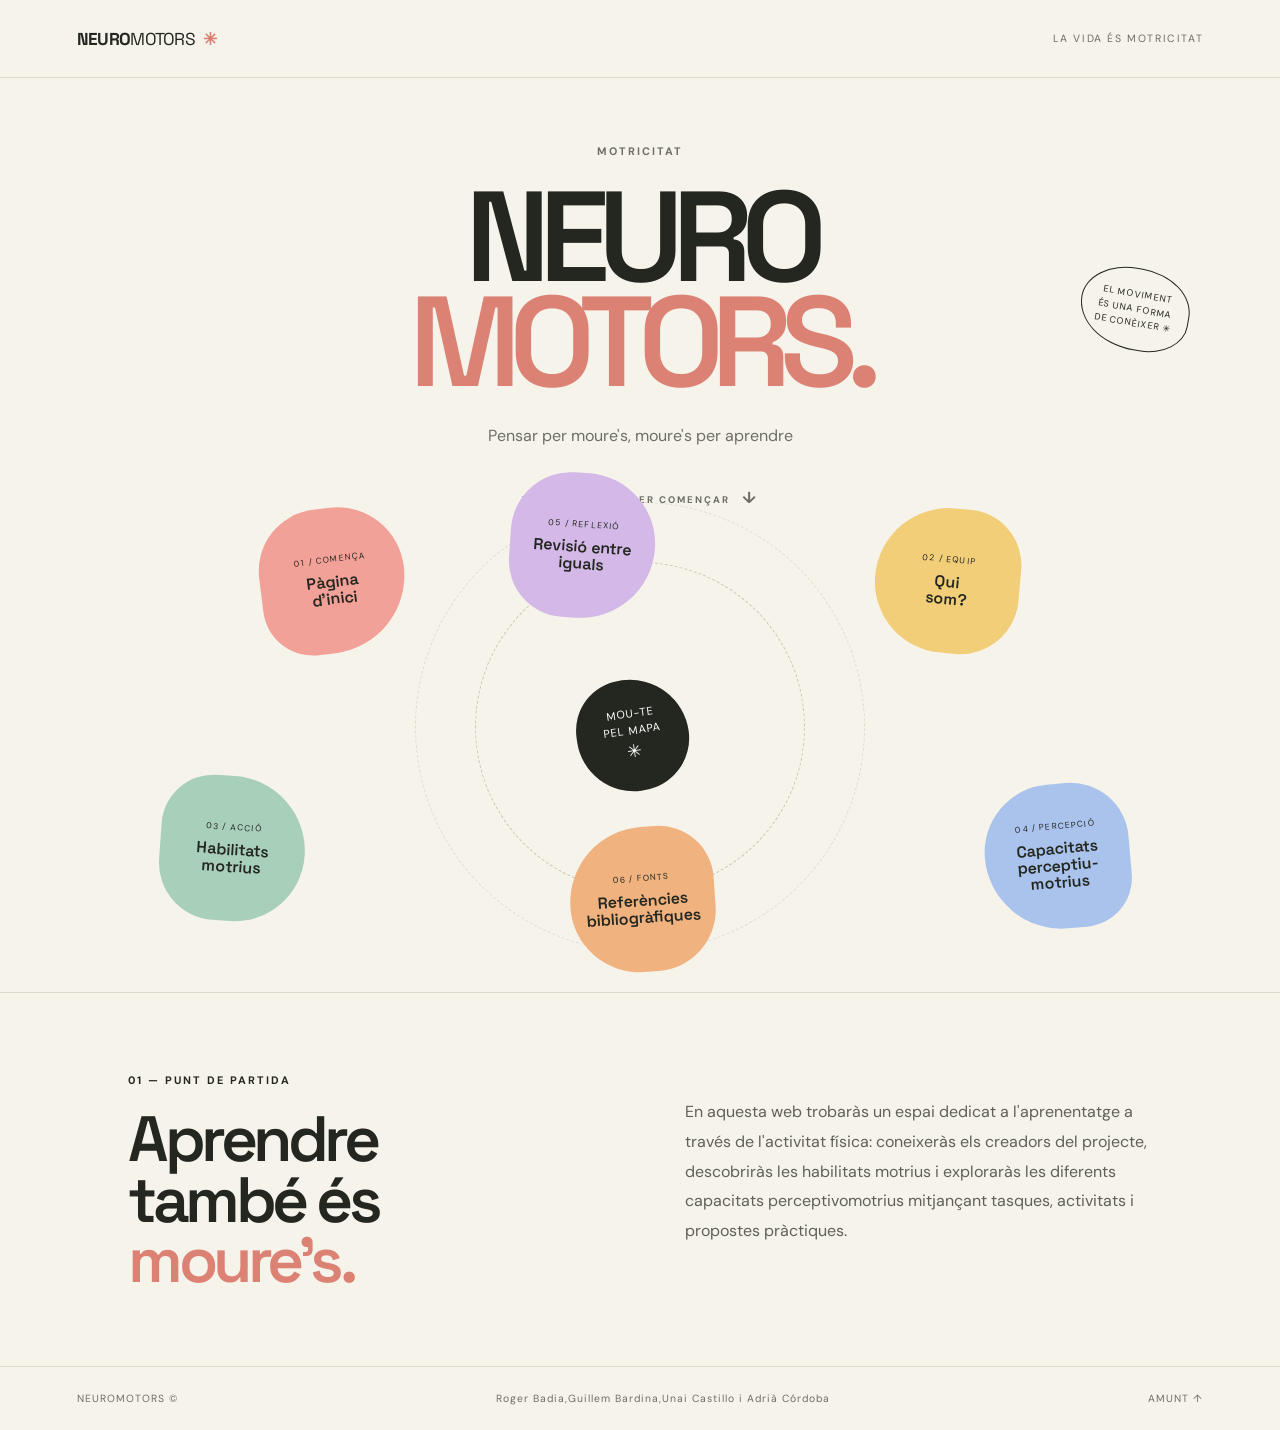
<file: index.html>
<!doctype html>
<html lang="ca">
<head>
  <meta charset="utf-8">
  <meta name="viewport" content="width=device-width, initial-scale=1">
  <meta name="description" content="Un viatge visual pel moviment i les habilitats motrius.">
  <title>NEUROMOTORS — Pensar per moure's, moure's per aprendre</title>
  <link rel="stylesheet" href="style.css">
</head>
<body>
<header class="topbar">
  <a class="brand" href="index.html">NEURO<span>MOTORS</span><i>✳</i></a>
  <span class="top-note">LA VIDA ÉS MOTRICITAT</span>
</header>
<main>
  <section class="hero">
    <p class="eyebrow">MOTRICITAT</p>
    <h1>NEURO<br><em>MOTORS.</em></h1>
    <p class="intro">Pensar per moure's, moure's per aprendre</p>
    <p class="scroll-note">TRIA UN CERCLE PER COMENÇAR <span>↓</span></p>
    <nav class="orbit-map" aria-label="Apartats del projecte">
      <div class="orbit orbit-a"></div><div class="orbit orbit-b"></div>
      <div class="core">MOU-TE<br>PEL MAPA<span>✳</span></div>
      <a class="bubble bubble-home" href="index.html"><small>01 / COMENÇA</small><b>Pàgina<br>d'inici</b><span>↗</span></a>
      <a class="bubble bubble-us" href="qui-som.html"><small>02 / EQUIP</small><b>Qui<br>som?</b><span>↗</span></a>
      <a class="bubble bubble-skills" href="habilitats.html"><small>03 / ACCIÓ</small><b>Habilitats<br>motrius</b><span>↗</span></a>
      <a class="bubble bubble-senses" href="capacitats.html"><small>04 / PERCEPCIÓ</small><b>Capacitats<br>perceptiu-motrius</b><span>↗</span></a>
      <a class="bubble bubble-review" href="revisio.html"><small>05 / REFLEXIÓ</small><b>Revisió entre<br>iguals</b><span>↗</span></a>
      <a class="bubble bubble-refs" href="referencies.html"><small>06 / FONTS</small><b>Referències<br>bibliogràfiques</b><span>↗</span></a>
    </nav>
    <div class="hero-sticker" aria-hidden="true">EL MOVIMENT<br>ÉS UNA FORMA<br>DE CONÈIXER ✳</div>
  </section>
  <section class="home-bottom">
    <div><span class="section-tag">01 — PUNT DE PARTIDA</span><h2>Aprendre<br>també és <em>moure's.</em></h2></div>
    <p>En aquesta web trobaràs un espai dedicat a l'aprenentatge a través de l'activitat física: coneixeràs els creadors del projecte, descobriràs les habilitats motrius i exploraràs les diferents capacitats perceptivomotrius mitjançant tasques, activitats i propostes pràctiques.</p>
  </section>
</main>
<footer><span>NEUROMOTORS ©</span><span>Roger Badia,Guillem Bardina,Unai Castillo i Adrià Córdoba</span><a href="#top" onclick="window.scrollTo({top:0,behavior:'smooth'});return false;">AMUNT ↑</a></footer>
</body>
</html>
</file>
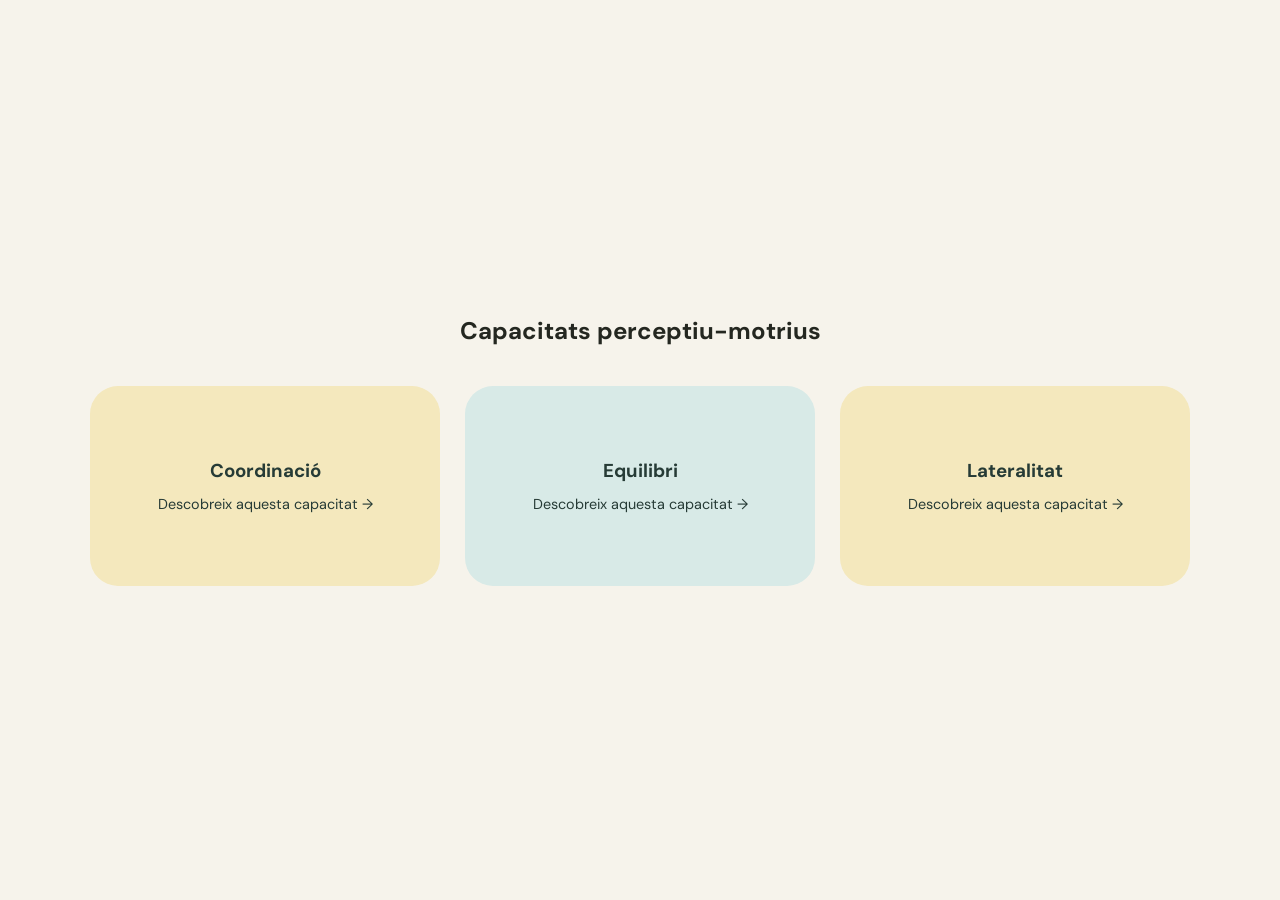
<file: capacitats.html>
<!DOCTYPE html>
<html lang="ca">

<head>
  <meta charset="UTF-8">
  <meta name="viewport" content="width=device-width, initial-scale=1.0">
  <title>Capacitats perceptiu-motrius | Neuromotors</title>
  <link rel="stylesheet" href="style.css">
</head>

<body>

  <section class="capacitats-perceptiu">
    <h2>Capacitats perceptiu-motrius</h2>

    <div class="capacitats-grid">

      <a href="coordinacio.html" class="capacitat-card capacitat-groc">
        <h3>Coordinació</h3>
        <span>Descobreix aquesta capacitat →</span>
      </a>

      <a href="equilibri.html" class="capacitat-card capacitat-blau">
        <h3>Equilibri</h3>
        <span>Descobreix aquesta capacitat →</span>
      </a>

      <a href="lateralitat.html" class="capacitat-card capacitat-groc">
        <h3>Lateralitat</h3>
        <span>Descobreix aquesta capacitat →</span>
      </a>

    </div>
  </section>

</body>
</html>
</file>
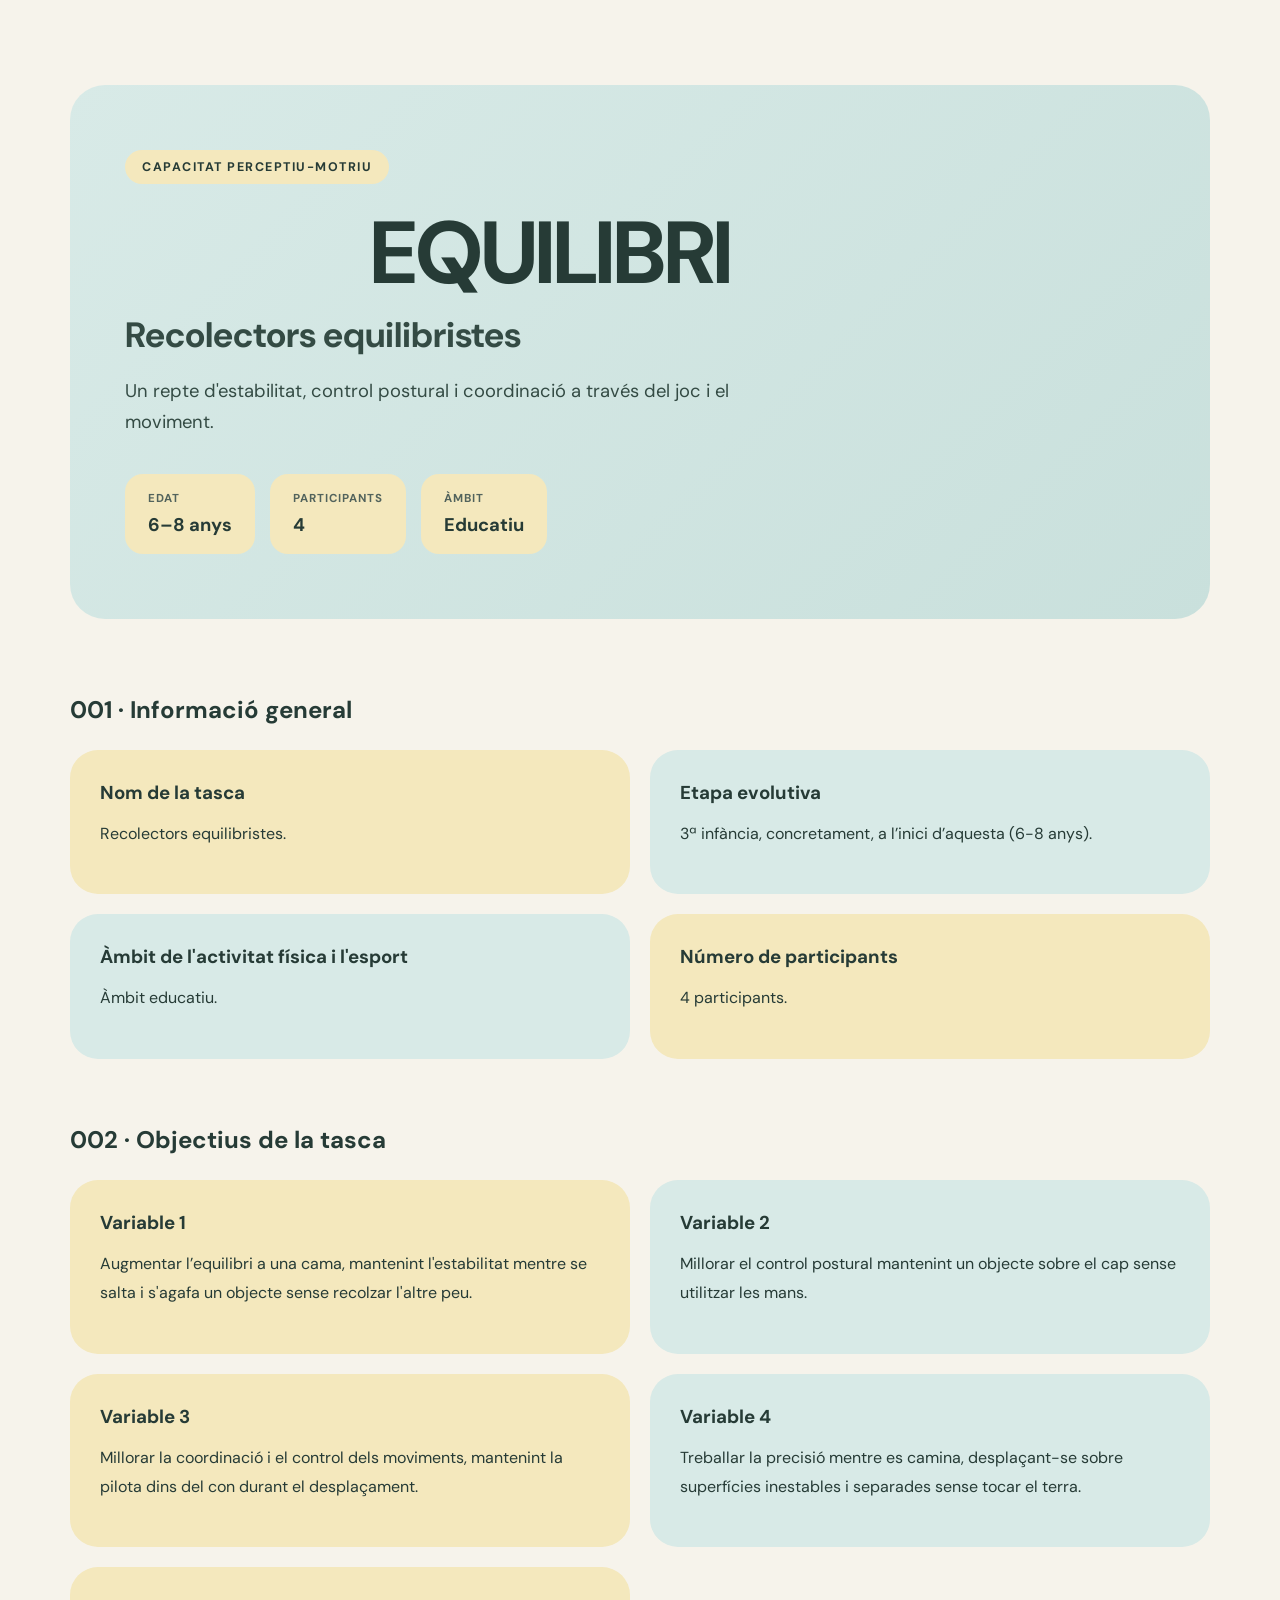
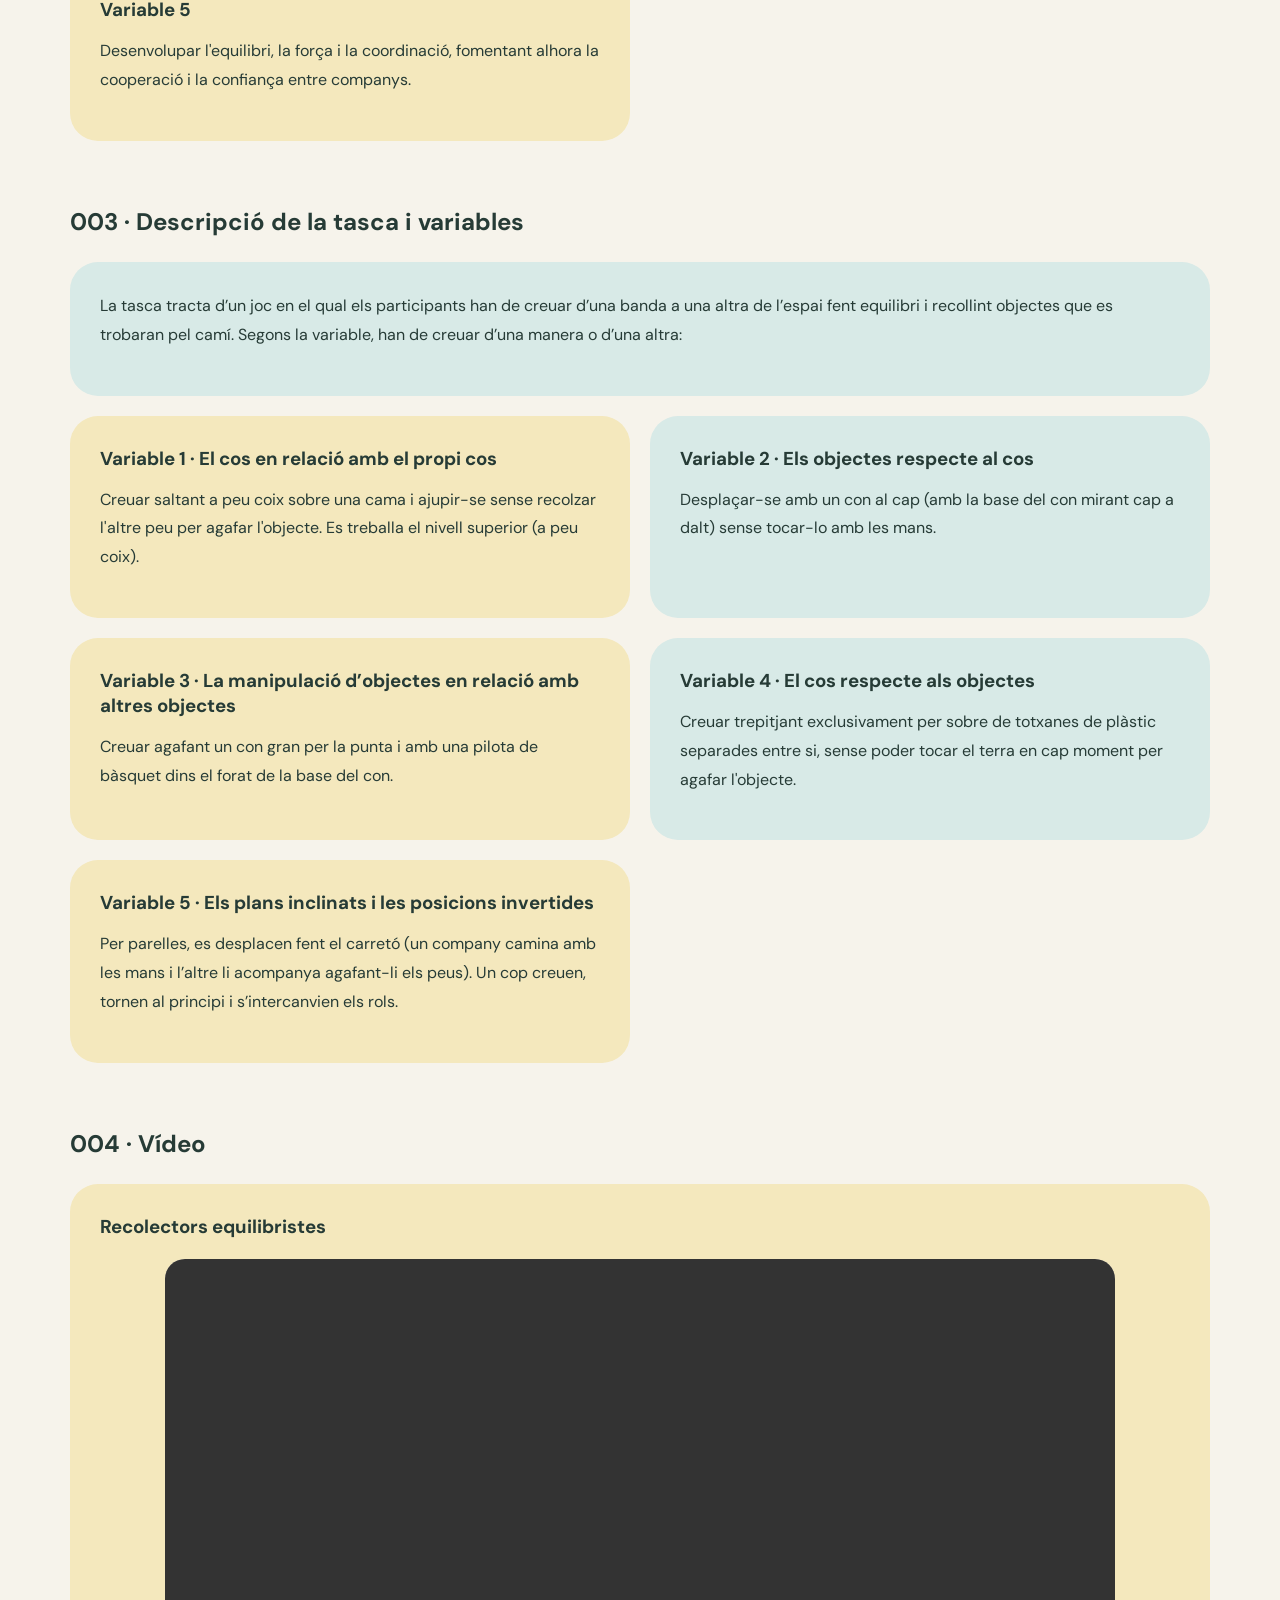
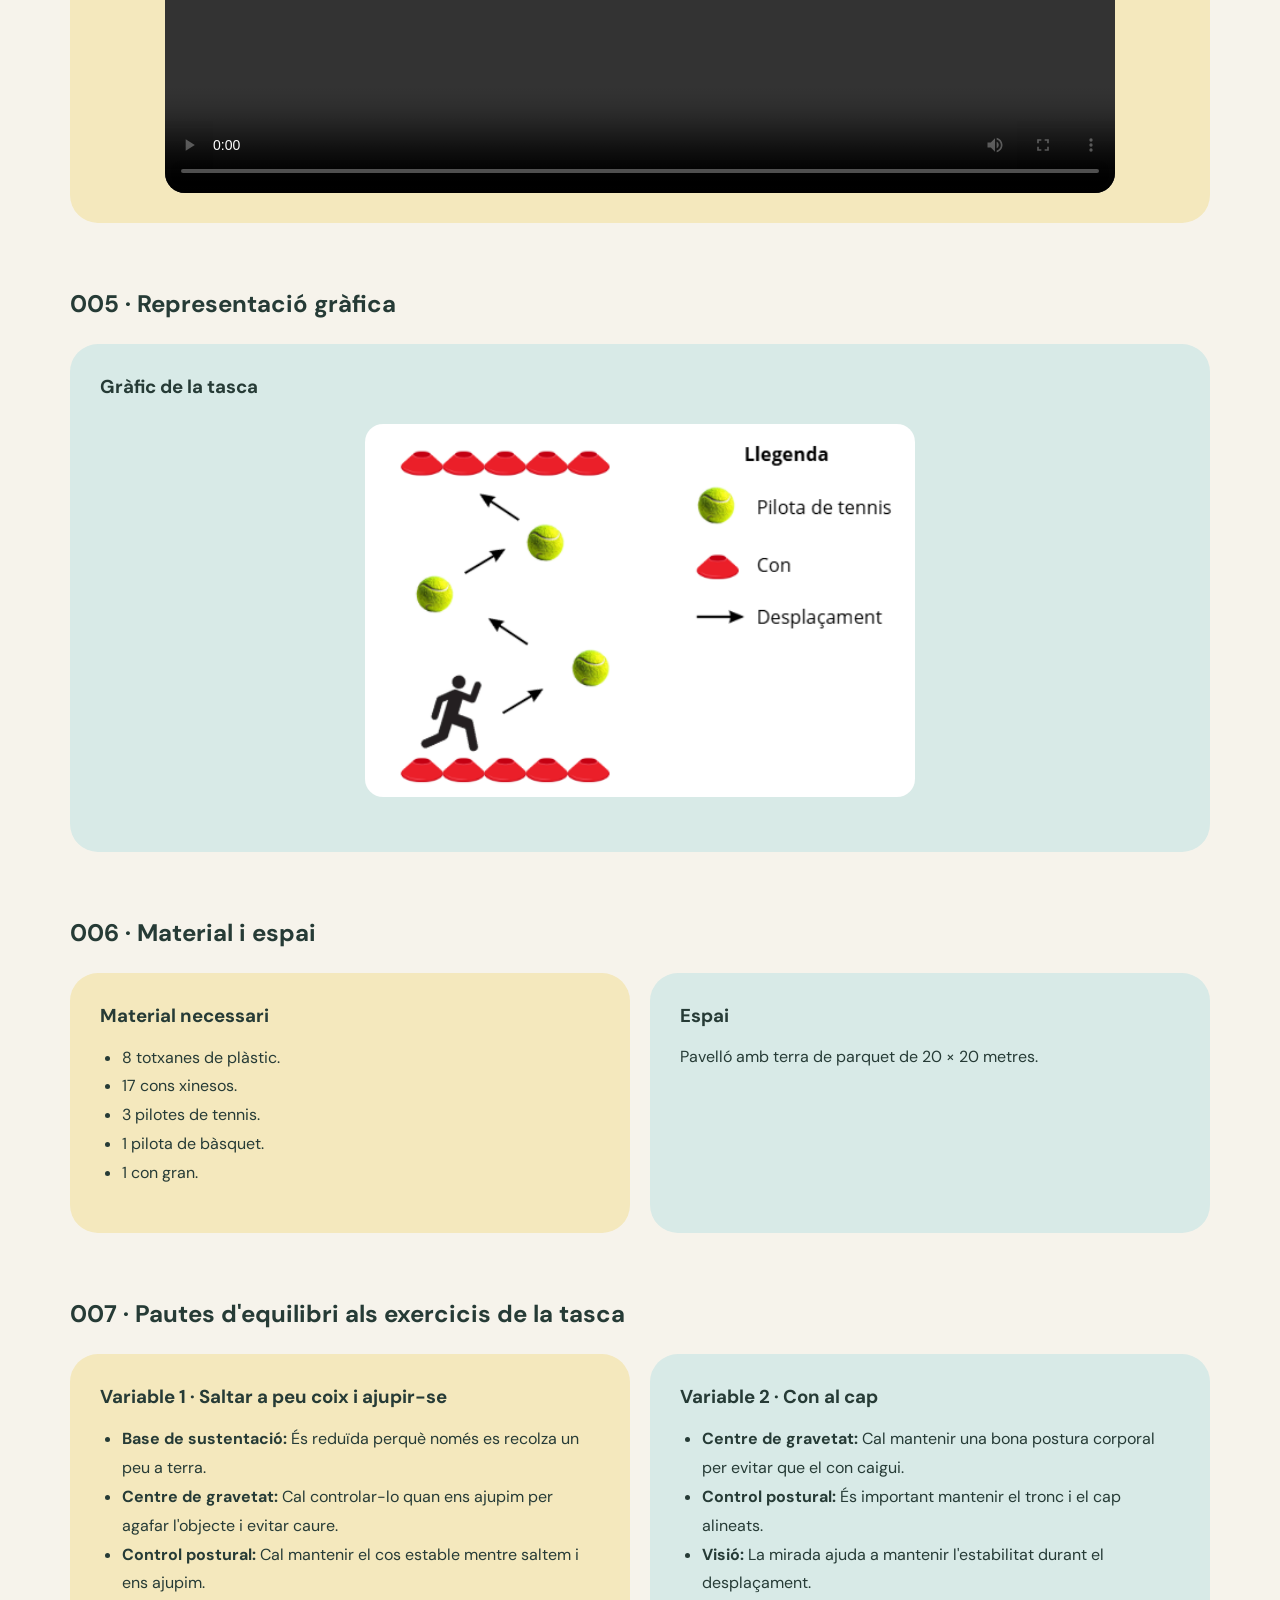
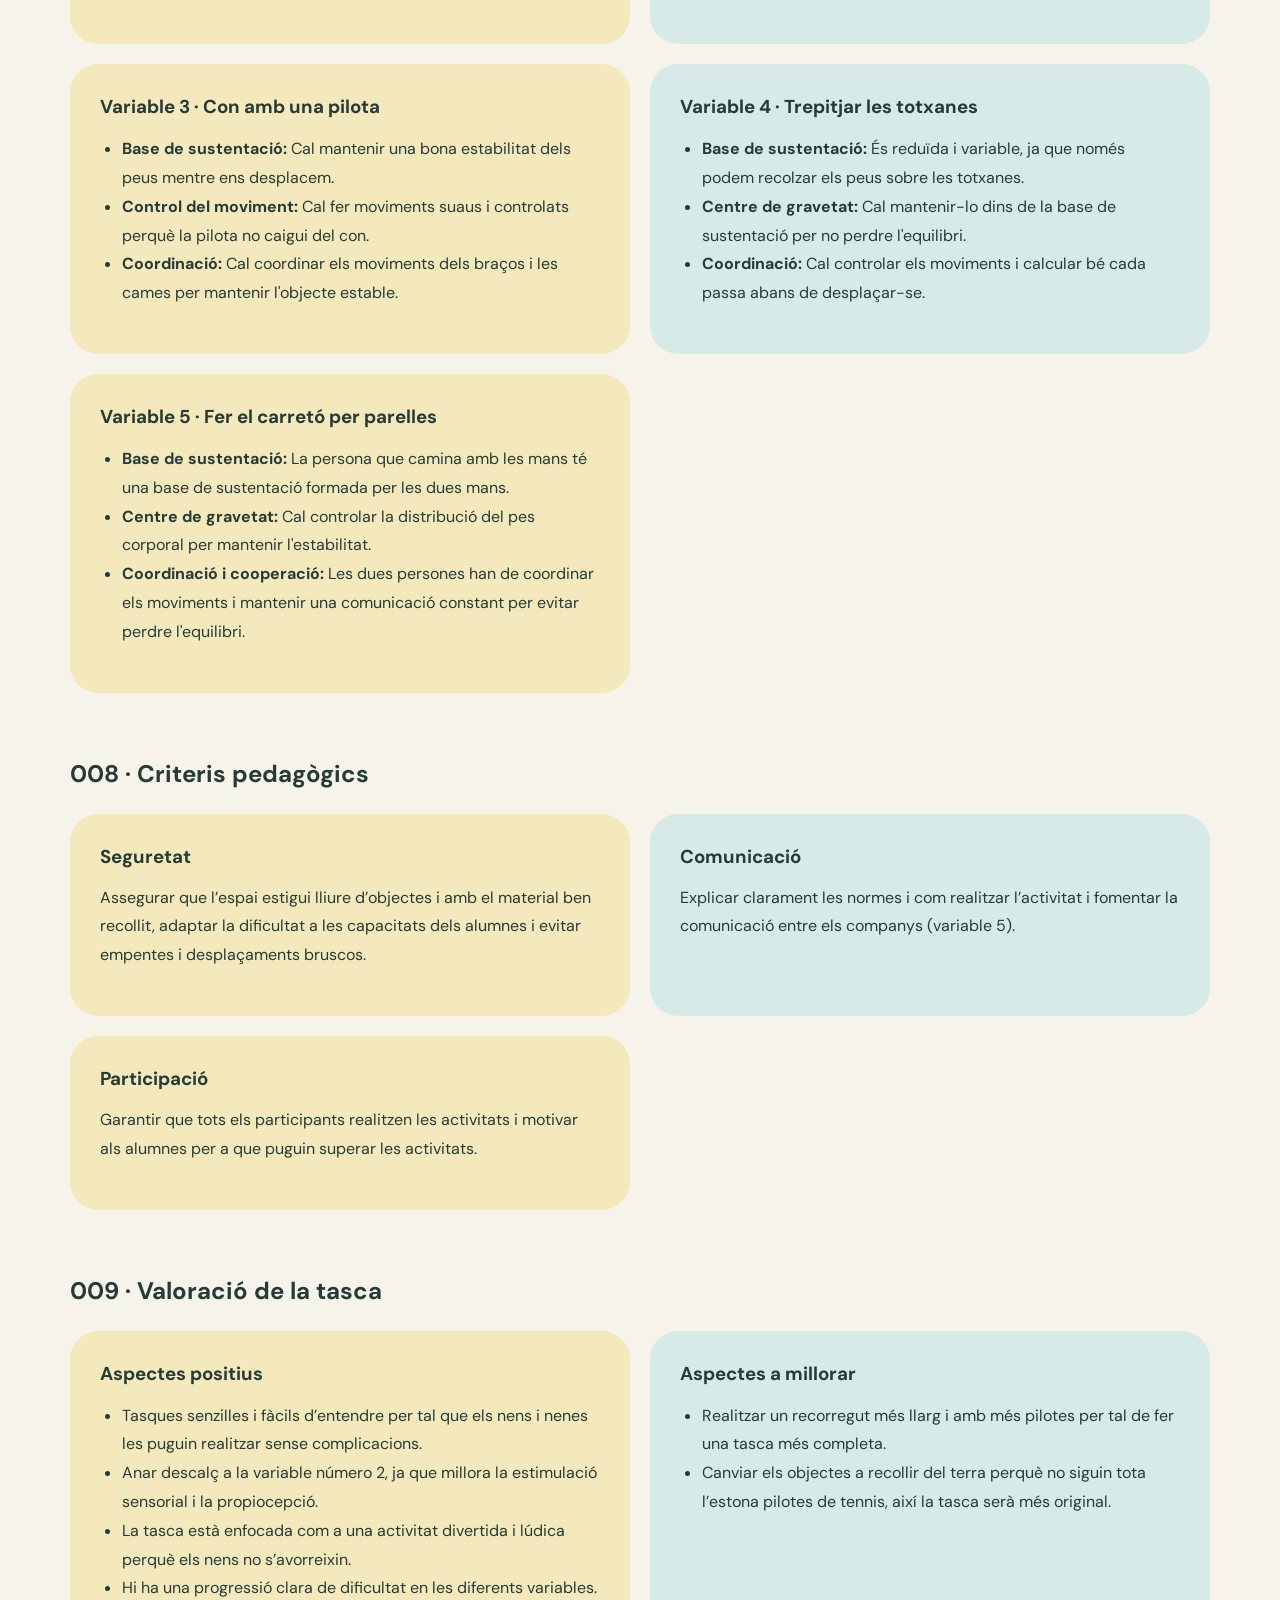
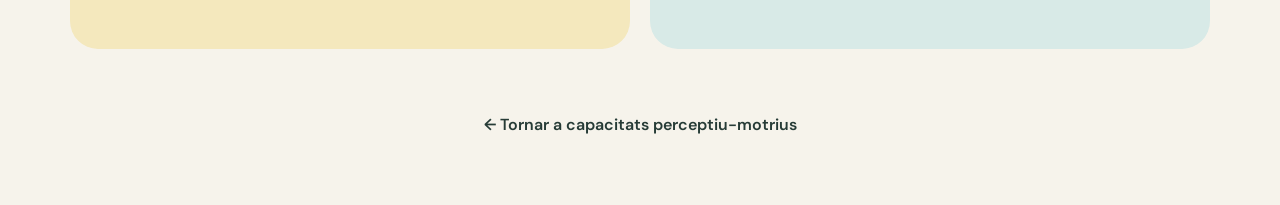
<file: equilibri.html>
<!DOCTYPE html>
<html lang="ca">

<head>
  <meta charset="UTF-8">
  <meta name="viewport" content="width=device-width, initial-scale=1.0">
  <title>Equilibri | Neuromotors</title>
  <link rel="stylesheet" href="style.css">
</head>

<body>

<main class="equilibri-page">

  
<header class="eq-hero">
  <div class="eq-hero-content">

    <span class="eq-eyebrow">
      CAPACITAT PERCEPTIU-MOTRIU
    </span>

    <h1>EQUILIBRI</h1>

    <h2>Recolectors equilibristes</h2>

    <p class="eq-hero-description">
      Un repte d'estabilitat, control postural i coordinació
      a través del joc i el moviment.
    </p>

    <div class="eq-hero-info">

      <div class="eq-hero-item">
        <span>EDAT</span>
        <strong>6–8 anys</strong>
      </div>

      <div class="eq-hero-item">
        <span>PARTICIPANTS</span>
        <strong>4</strong>
      </div>

      <div class="eq-hero-item">
        <span>ÀMBIT</span>
        <strong>Educatiu</strong>
      </div>

    </div>

  </div>
</header>


  <!-- 001 INFORMACIÓ GENERAL -->
  <section class="eq-section">
    <h2>001 · Informació general</h2>

    <div class="eq-grid">
      <article class="eq-card eq-yellow">
        <h3>Nom de la tasca</h3>
        <p>Recolectors equilibristes.</p>
      </article>

      <article class="eq-card eq-blue">
        <h3>Etapa evolutiva</h3>
        <p>3ª infància, concretament, a l’inici d’aquesta (6-8 anys).</p>
      </article>

      <article class="eq-card eq-blue">
        <h3>Àmbit de l'activitat física i l'esport</h3>
        <p>Àmbit educatiu.</p>
      </article>

      <article class="eq-card eq-yellow">
        <h3>Número de participants</h3>
        <p>4 participants.</p>
      </article>
    </div>
  </section>

  <!-- 002 OBJECTIUS -->
  <section class="eq-section">
    <h2>002 · Objectius de la tasca</h2>

    <div class="eq-grid">
      <article class="eq-card eq-yellow">
        <h3>Variable 1</h3>
        <p>Augmentar l’equilibri a una cama, mantenint l'estabilitat mentre se salta i s'agafa un objecte sense recolzar l'altre peu.</p>
      </article>

      <article class="eq-card eq-blue">
        <h3>Variable 2</h3>
        <p>Millorar el control postural mantenint un objecte sobre el cap sense utilitzar les mans.</p>
      </article>

      <article class="eq-card eq-yellow">
        <h3>Variable 3</h3>
        <p>Millorar la coordinació i el control dels moviments, mantenint la pilota dins del con durant el desplaçament.</p>
      </article>

      <article class="eq-card eq-blue">
        <h3>Variable 4</h3>
        <p>Treballar la precisió mentre es camina, desplaçant-se sobre superfícies inestables i separades sense tocar el terra.</p>
      </article>

      <article class="eq-card eq-yellow">
        <h3>Variable 5</h3>
        <p>Desenvolupar l'equilibri, la força i la coordinació, fomentant alhora la cooperació i la confiança entre companys.</p>
      </article>
    </div>
  </section>

  <!-- 003 DESCRIPCIÓ -->
  <section class="eq-section">
    <h2>003 · Descripció de la tasca i variables</h2>

    <article class="eq-card eq-blue eq-full">
      <p>
        La tasca tracta d’un joc en el qual els participants han de creuar
        d’una banda a una altra de l’espai fent equilibri i recollint objectes
        que es trobaran pel camí. Segons la variable, han de creuar d’una
        manera o d’una altra:
      </p>
    </article>

    <div class="eq-grid">

      <article class="eq-card eq-yellow">
        <h3>Variable 1 · El cos en relació amb el propi cos</h3>
        <p>
          Creuar saltant a peu coix sobre una cama i ajupir-se sense recolzar
          l'altre peu per agafar l'objecte. Es treballa el nivell superior
          (a peu coix).
        </p>
      </article>

      <article class="eq-card eq-blue">
        <h3>Variable 2 · Els objectes respecte al cos</h3>
        <p>
          Desplaçar-se amb un con al cap (amb la base del con mirant cap a dalt)
          sense tocar-lo amb les mans.
        </p>
      </article>

      <article class="eq-card eq-yellow">
        <h3>Variable 3 · La manipulació d’objectes en relació amb altres objectes</h3>
        <p>
          Creuar agafant un con gran per la punta i amb una pilota de bàsquet
          dins el forat de la base del con.
        </p>
      </article>

      <article class="eq-card eq-blue">
        <h3>Variable 4 · El cos respecte als objectes</h3>
        <p>
          Creuar trepitjant exclusivament per sobre de totxanes de plàstic
          separades entre si, sense poder tocar el terra en cap moment
          per agafar l'objecte.
        </p>
      </article>

      <article class="eq-card eq-yellow">
        <h3>Variable 5 · Els plans inclinats i les posicions invertides</h3>
        <p>
          Per parelles, es desplacen fent el carretó (un company camina amb
          les mans i l’altre li acompanya agafant-li els peus). Un cop creuen,
          tornen al principi i s’intercanvien els rols.
        </p>
      </article>

    </div>
  </section>

  <!-- 004 VIDEO -->
  <section class="eq-section">
    <h2>004 · Vídeo</h2>

    <article class="eq-card eq-yellow eq-full">
      <h3>Recolectors equilibristes</h3>

      <div class="eq-video">
        <video controls playsinline preload="metadata">
          <source src="video-equilibri.mp4" type="video/mp4">
          El teu navegador no pot reproduir aquest vídeo.
        </video>
      </div>
    </article>
  </section>

  <!-- 005 REPRESENTACIÓ GRÀFICA -->
  <section class="eq-section">
    <h2>005 · Representació gràfica</h2>

    <article class="eq-card eq-blue eq-full">
      <h3>Gràfic de la tasca</h3>

      <img
        src="representacio-grafica-equilibri.png"
        alt="Representació gràfica de la tasca Recolectors equilibristes"
        class="eq-image">

      
      </ul>
    </article>
  </section>

  <!-- 006 MATERIAL I ESPAI -->
  <section class="eq-section">
    <h2>006 · Material i espai</h2>

    <div class="eq-grid">
      <article class="eq-card eq-yellow">
        <h3>Material necessari</h3>
        <ul>
          <li>8 totxanes de plàstic.</li>
          <li>17 cons xinesos.</li>
          <li>3 pilotes de tennis.</li>
          <li>1 pilota de bàsquet.</li>
          <li>1 con gran.</li>
        </ul>
      </article>

      <article class="eq-card eq-blue">
        <h3>Espai</h3>
        <p>Pavelló amb terra de parquet de 20 × 20 metres.</p>
      </article>
    </div>
  </section>

  <!-- 007 PAUTES D'EQUILIBRI -->
  <section class="eq-section">
    <h2>007 · Pautes d'equilibri als exercicis de la tasca</h2>

    <div class="eq-grid">

      <article class="eq-card eq-yellow">
        <h3>Variable 1 · Saltar a peu coix i ajupir-se</h3>
        <ul>
          <li><strong>Base de sustentació:</strong> És reduïda perquè només es recolza un peu a terra.</li>
          <li><strong>Centre de gravetat:</strong> Cal controlar-lo quan ens ajupim per agafar l'objecte i evitar caure.</li>
          <li><strong>Control postural:</strong> Cal mantenir el cos estable mentre saltem i ens ajupim.</li>
        </ul>
      </article>

    
<!-- VARIABLE 2 -->
<article class="eq-card eq-blue">
  <h3>Variable 2 · Con al cap</h3>
  <ul>
    <li><strong>Centre de gravetat:</strong> Cal mantenir una bona postura corporal per evitar que el con caigui.</li>
    <li><strong>Control postural:</strong> És important mantenir el tronc i el cap alineats.</li>
    <li><strong>Visió:</strong> La mirada ajuda a mantenir l'estabilitat durant el desplaçament.</li>
  </ul>
</article>

<!-- VARIABLE 3 -->
<article class="eq-card eq-yellow">
  <h3>Variable 3 · Con amb una pilota</h3>
  <ul>
    <li><strong>Base de sustentació:</strong> Cal mantenir una bona estabilitat dels peus mentre ens desplacem.</li>
    <li><strong>Control del moviment:</strong> Cal fer moviments suaus i controlats perquè la pilota no caigui del con.</li>
    <li><strong>Coordinació:</strong> Cal coordinar els moviments dels braços i les cames per mantenir l'objecte estable.</li>
  </ul>
</article>

<!-- VARIABLE 4 -->
<article class="eq-card eq-blue">
  <h3>Variable 4 · Trepitjar les totxanes</h3>
  <ul>
    <li><strong>Base de sustentació:</strong> És reduïda i variable, ja que només podem recolzar els peus sobre les totxanes.</li>
    <li><strong>Centre de gravetat:</strong> Cal mantenir-lo dins de la base de sustentació per no perdre l'equilibri.</li>
    <li><strong>Coordinació:</strong> Cal controlar els moviments i calcular bé cada passa abans de desplaçar-se.</li>
  </ul>
</article>


      <article class="eq-card eq-yellow">
        <h3>Variable 5 · Fer el carretó per parelles</h3>
        <ul>
          <li><strong>Base de sustentació:</strong> La persona que camina amb les mans té una base de sustentació formada per les dues mans.</li>
          <li><strong>Centre de gravetat:</strong> Cal controlar la distribució del pes corporal per mantenir l'estabilitat.</li>
          <li><strong>Coordinació i cooperació:</strong> Les dues persones han de coordinar els moviments i mantenir una comunicació constant per evitar perdre l'equilibri.</li>
        </ul>
      </article>

    </div>
  </section>

  <!-- 008 CRITERIS PEDAGÒGICS -->
  <section class="eq-section">
    <h2>008 · Criteris pedagògics</h2>

    <div class="eq-grid">
      <article class="eq-card eq-yellow">
        <h3>Seguretat</h3>
        <p>
          Assegurar que l’espai estigui lliure d’objectes i amb el material
          ben recollit, adaptar la dificultat a les capacitats dels alumnes
          i evitar empentes i desplaçaments bruscos.
        </p>
      </article>

      <article class="eq-card eq-blue">
        <h3>Comunicació</h3>
        <p>
          Explicar clarament les normes i com realitzar l’activitat i
          fomentar la comunicació entre els companys (variable 5).
        </p>
      </article>

      <article class="eq-card eq-yellow">
        <h3>Participació</h3>
        <p>
          Garantir que tots els participants realitzen les activitats
          i motivar als alumnes per a que puguin superar les activitats.
        </p>
      </article>
    </div>
  </section>

  <!-- 009 VALORACIÓ -->
  <section class="eq-section">
    <h2>009 · Valoració de la tasca</h2>

    <div class="eq-grid">
      <article class="eq-card eq-yellow">
        <h3>Aspectes positius</h3>
        <ul>
          <li>Tasques senzilles i fàcils d’entendre per tal que els nens i nenes les puguin realitzar sense complicacions.</li>
          <li>Anar descalç a la variable número 2, ja que millora la estimulació sensorial i la propiocepció.</li>
          <li>La tasca està enfocada com a una activitat divertida i lúdica perquè els nens no s’avorreixin.</li>
          <li>Hi ha una progressió clara de dificultat en les diferents variables.</li>
        </ul>
      </article>

      <article class="eq-card eq-blue">
        <h3>Aspectes a millorar</h3>
        <ul>
          <li>Realitzar un recorregut més llarg i amb més pilotes per tal de fer una tasca més completa.</li>
          <li>Canviar els objectes a recollir del terra perquè no siguin tota l’estona pilotes de tennis, així la tasca serà més original.</li>
        </ul>
      </article>
    </div>
  </section>

  <div class="eq-back">
    <a href="capacitats.html">← Tornar a capacitats perceptiu-motrius</a>
  </div>

</main>

</body>
</html>
</file>
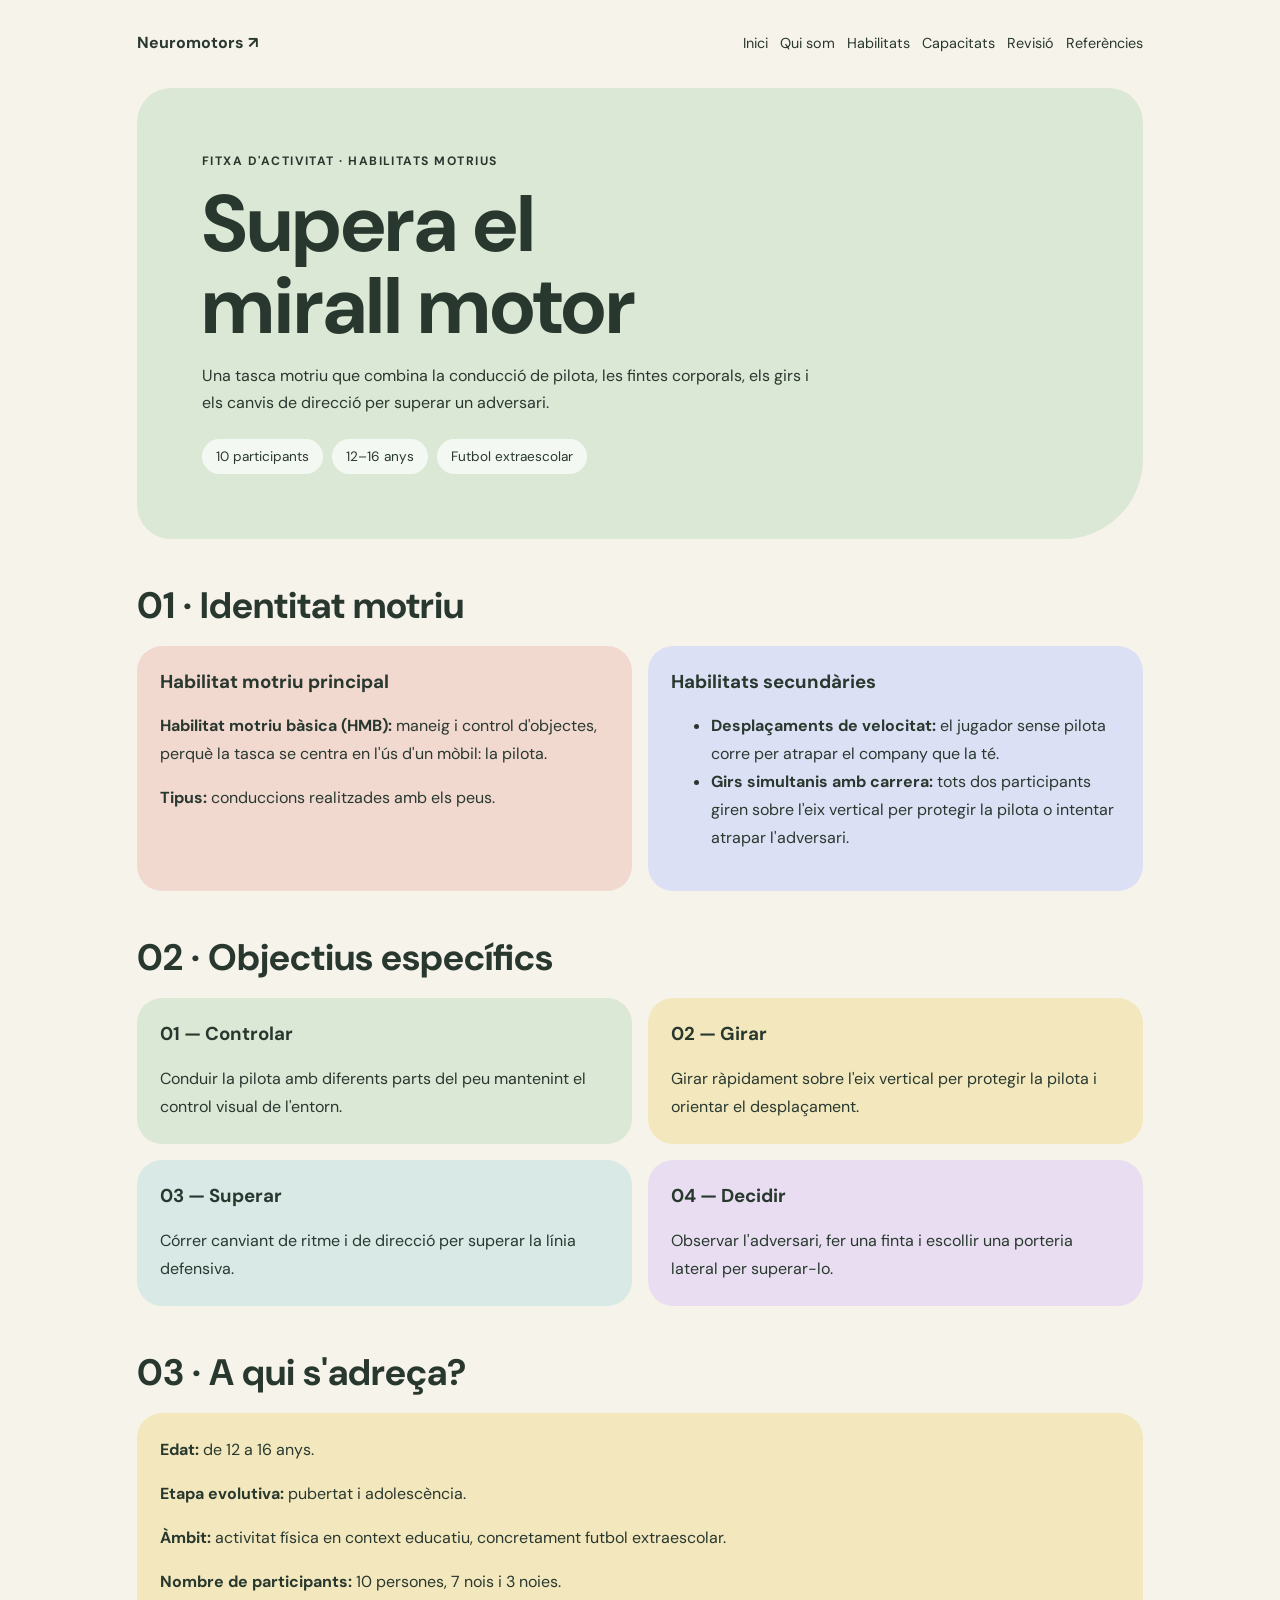
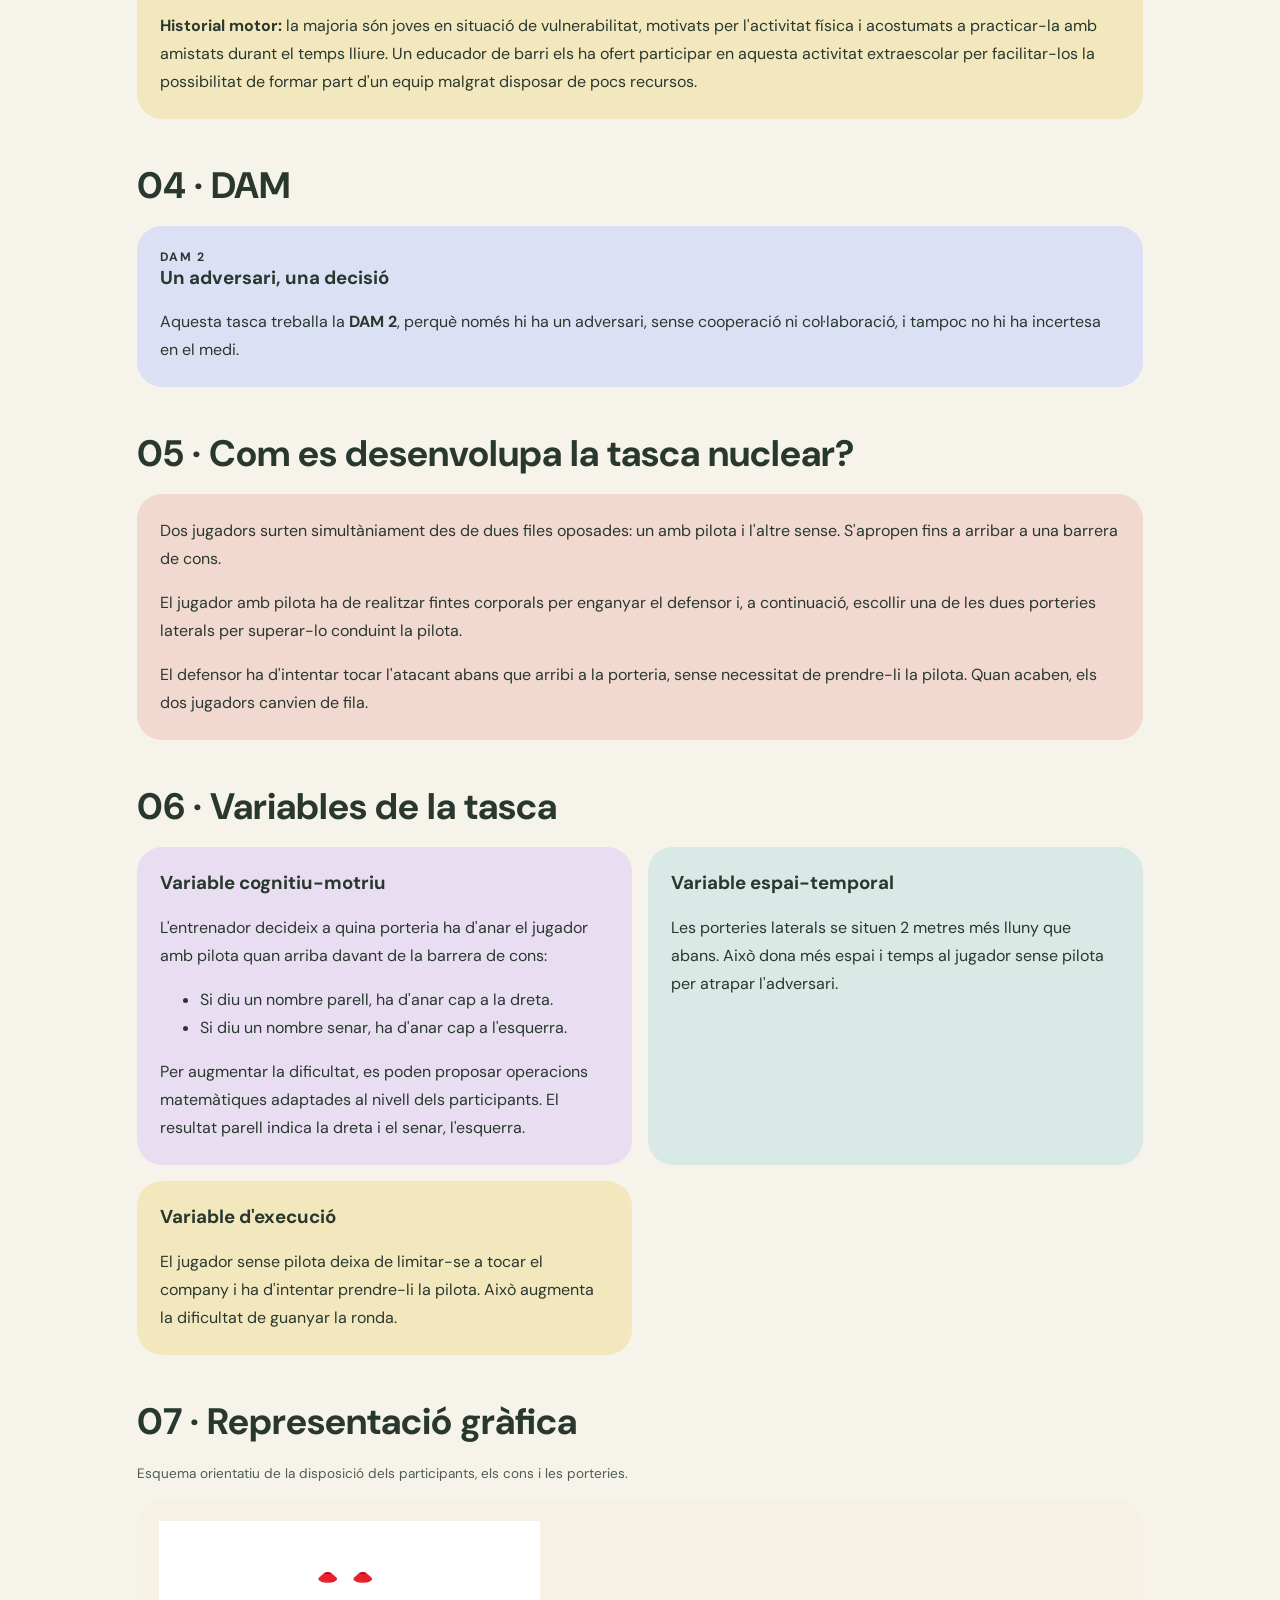
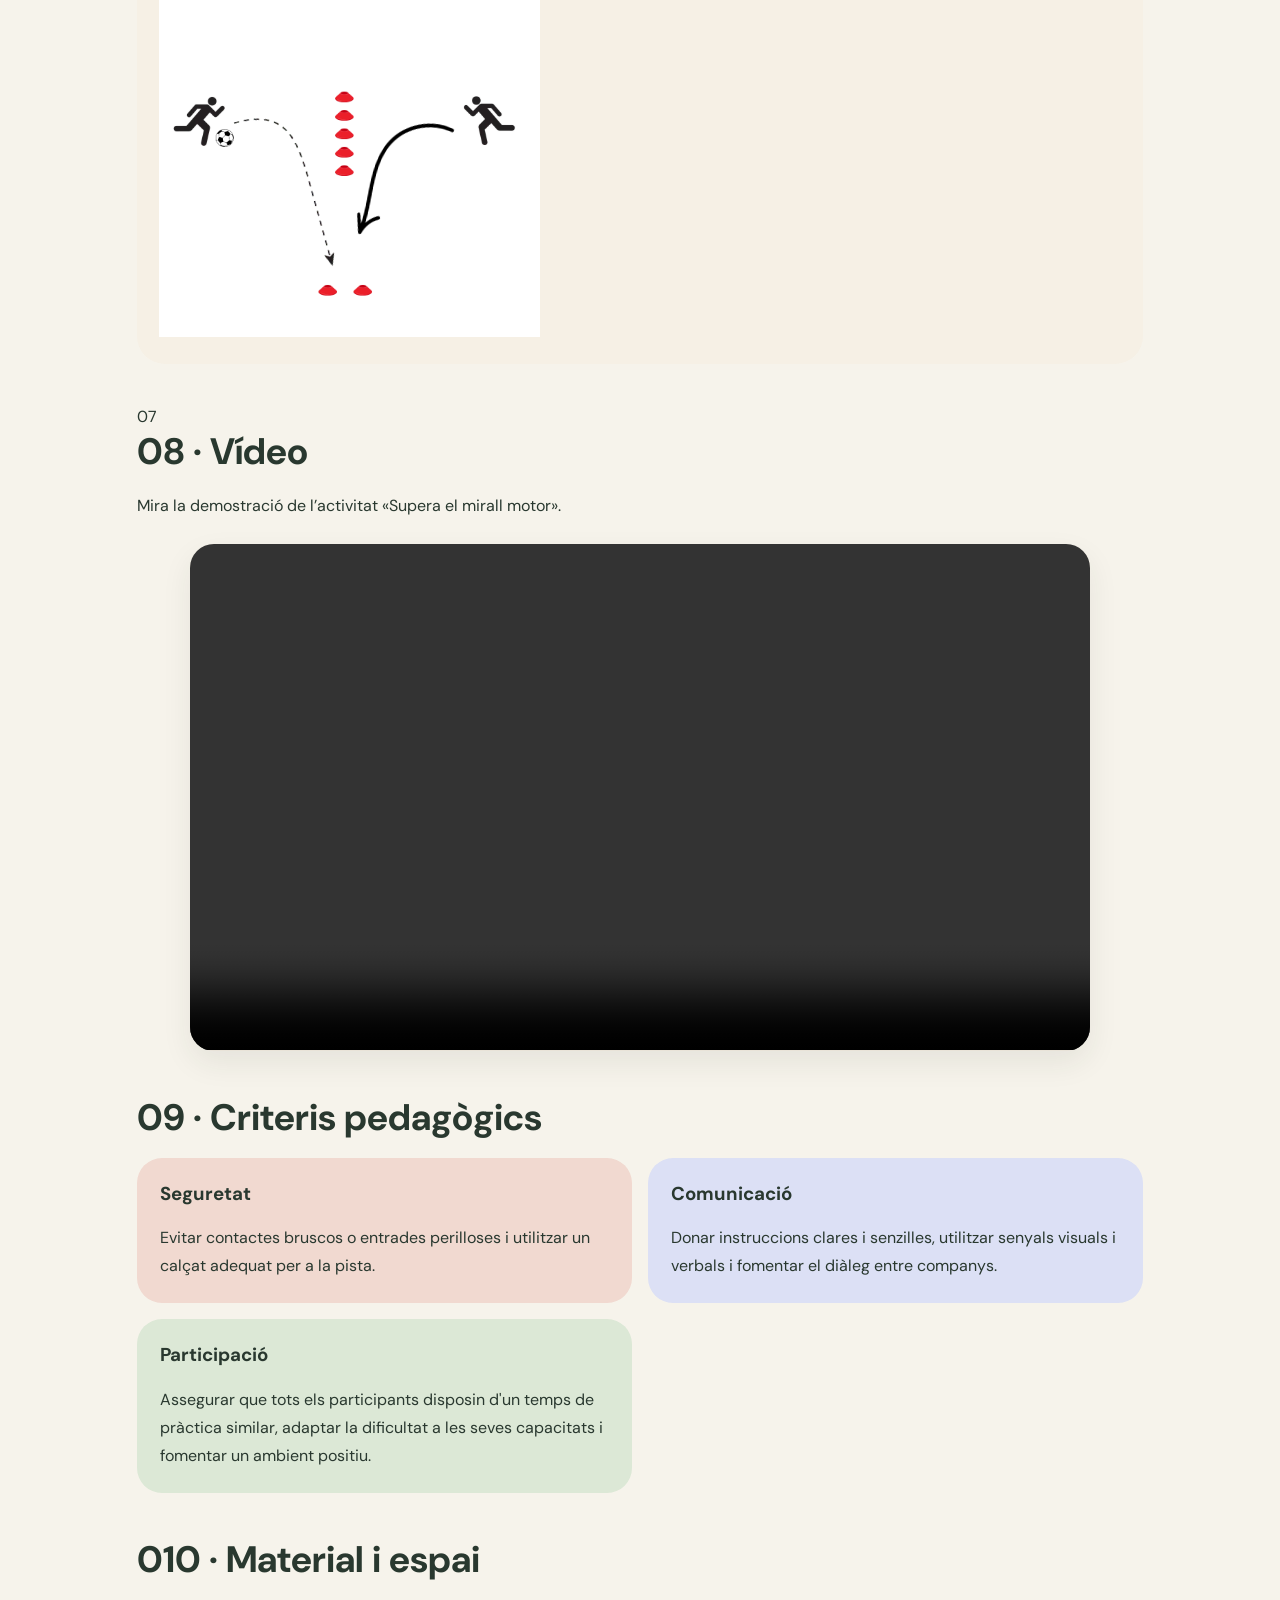
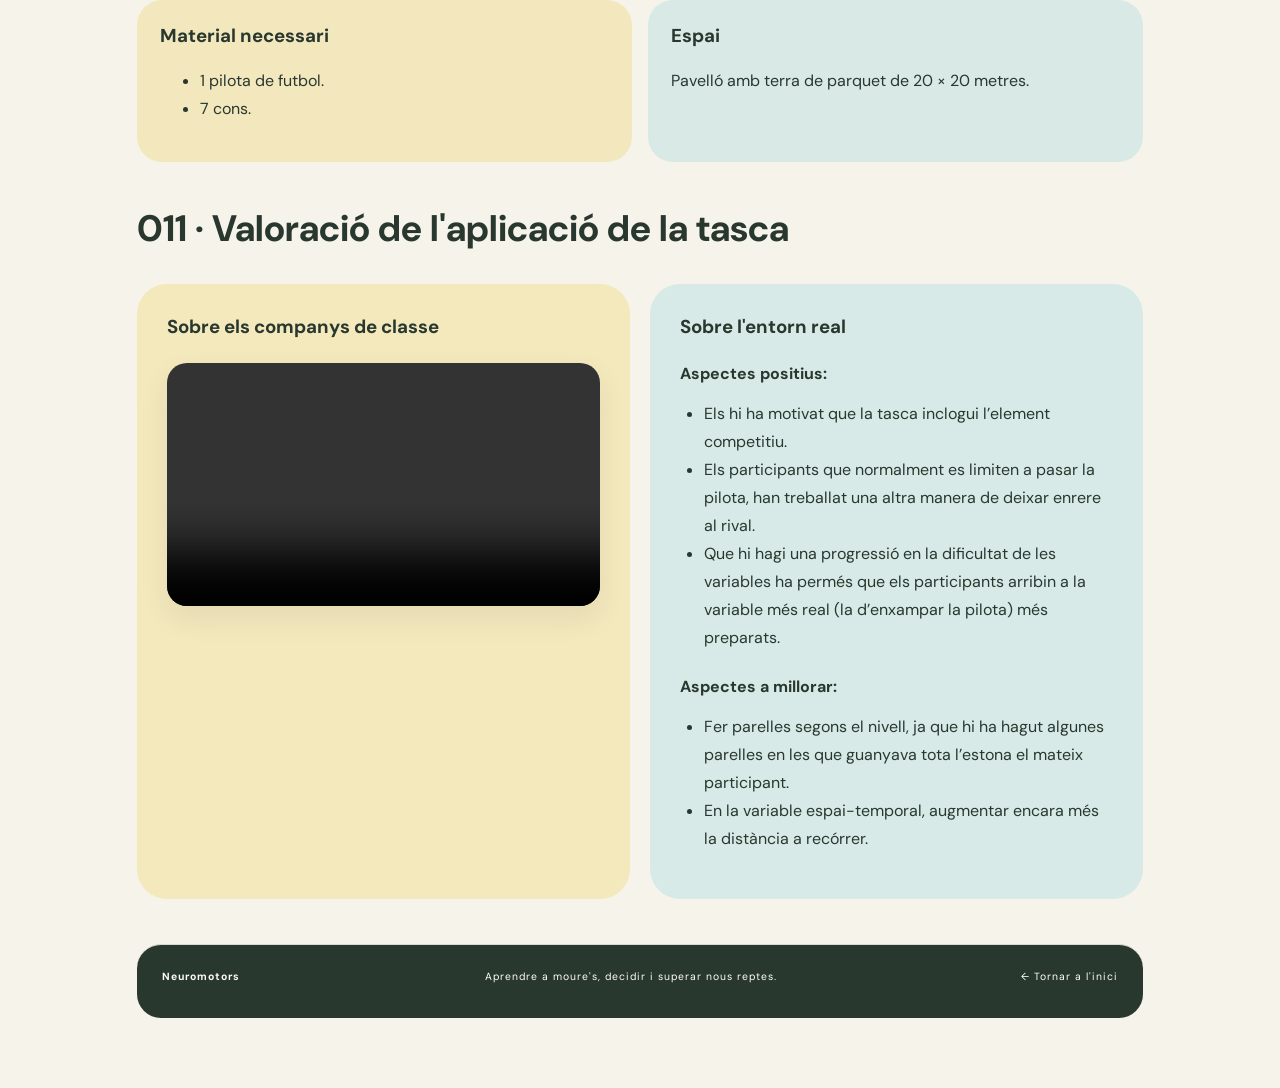
<file: habilitats.html>
<!DOCTYPE html>
<html lang="ca">
<head>
  <meta charset="UTF-8">
  <meta name="viewport" content="width=device-width, initial-scale=1.0">
  <title>Supera el mirall motor | Neuromotors</title>
  <link rel="stylesheet" href="style.css">

  <style>
    .hm-page {
      max-width: 1050px;
      margin: 0 auto;
      padding: 32px 22px 70px;
      color: #29382f;
    }

    .hm-page * { box-sizing: border-box; }

    .hm-nav {
      display: flex;
      justify-content: space-between;
      align-items: center;
      gap: 18px;
      flex-wrap: wrap;
      margin-bottom: 35px;
    }

    .hm-nav a {
      color: inherit;
      text-decoration: none;
    }

    .hm-links {
      display: flex;
      flex-wrap: wrap;
      gap: 12px;
      font-size: .9rem;
    }

    .hm-hero {
      background: #dce8d6;
      border-radius: 34px 34px 80px 34px;
      padding: clamp(28px, 6vw, 65px);
      margin-bottom: 28px;
    }

    .hm-kicker {
      text-transform: uppercase;
      letter-spacing: .12em;
      font-size: .76rem;
      font-weight: 700;
    }

    .hm-hero h1 {
      font-size: clamp(2.4rem, 7vw, 5rem);
      line-height: 1.02;
      margin: 15px 0;
    }

    .hm-hero p {
      max-width: 620px;
      line-height: 1.7;
    }

    .hm-tags {
      display: flex;
      gap: 9px;
      flex-wrap: wrap;
      margin-top: 22px;
    }

    .hm-tag {
      background: rgba(255,255,255,.7);
      padding: 9px 14px;
      border-radius: 30px;
      font-size: .85rem;
    }

    .hm-section { margin: 42px 0; }

    .hm-section h2 {
      font-size: clamp(1.65rem, 4vw, 2.3rem);
      margin-bottom: 17px;
    }

    .hm-section p, .hm-section li {
      line-height: 1.75;
    }

    .hm-grid {
      display: grid;
      grid-template-columns: repeat(2, minmax(0, 1fr));
      gap: 16px;
    }

    .hm-card {
      padding: 23px;
      border-radius: 25px;
    }

    .hm-card h3 { margin-top: 0; }

    .hm-card p:last-child { margin-bottom: 0; }

    .hm-pink { background: #f1d9d0; }
    .hm-blue { background: #dce0f5; }
    .hm-yellow { background: #f3e8bd; }
    .hm-teal { background: #d8e9e6; }
    .hm-lilac { background: #e9def1; }
    .hm-green { background: #dce8d6; }

    .hm-callout {
      border-left: 4px solid #879c79;
      padding: 8px 0 8px 18px;
      margin: 20px 0;
    }

    .hm-diagram {
      background: #f6f0e5;
      border-radius: 28px;
      padding: 22px;
      overflow: hidden;
    }

    .hm-field {
      border: 2px solid #9caf91;
      border-radius: 20px;
      padding: 20px 12px;
      min-height: 240px;
      display: flex;
      flex-direction: column;
      justify-content: space-around;
      gap: 22px;
      background: #e6eddc;
    }

    .hm-player-row {
      display: flex;
      align-items: center;
      justify-content: space-around;
      gap: 10px;
      flex-wrap: wrap;
      text-align: center;
    }

    .hm-player {
      background: #d6dff6;
      border-radius: 50%;
      width: 78px;
      height: 78px;
      display: flex;
      align-items: center;
      justify-content: center;
      text-align: center;
      font-size: .78rem;
      font-weight: 700;
      padding: 8px;
    }

    .hm-defender { background: #f2d5cb; }

    .hm-cones {
      display: flex;
      justify-content: center;
      gap: 12px;
      color: #b76b43;
      font-size: 1.6rem;
    }

    .hm-goals {
      display: flex;
      justify-content: space-around;
      gap: 10px;
      text-align: center;
      font-size: .85rem;
    }

    .hm-goal {
      border: 2px dashed #8d9c81;
      border-radius: 12px;
      padding: 12px;
      background: rgba(255,255,255,.65);
    }

    .hm-small {
      font-size: .85rem;
      opacity: .8;
    }

    .hm-footer {
      background: #29382f;
      color: #fffdf7;
      padding: 25px;
      border-radius: 24px;
      margin-top: 45px;
    }

    @media (max-width: 650px) {
      .hm-grid { grid-template-columns: 1fr; }
      .hm-nav { align-items: flex-start; }
      .hm-links { gap: 9px; }
      .hm-field { padding: 14px 6px; }
      .hm-player { width: 68px; height: 68px; }
    }
  </style>
</head>

<body>
  <main class="hm-page">

    <header class="hm-nav">
      <a href="index.html"><strong>Neuromotors ↗</strong></a>
      <nav class="hm-links" aria-label="Navegació principal">
        <a href="index.html">Inici</a>
        <a href="qui-som.html">Qui som</a>
        <a href="habilitats.html">Habilitats</a>
        <a href="capacitats.html">Capacitats</a>
        <a href="revisio.html">Revisió</a>
        <a href="referencies.html">Referències</a>
      </nav>
    </header>

    <section class="hm-hero">
      <div class="hm-kicker">Fitxa d'activitat · Habilitats motrius</div>
      <h1>Supera el<br>mirall motor</h1>
      <p>
        Una tasca motriu que combina la conducció de pilota,
        les fintes corporals, els girs i els canvis de direcció
        per superar un adversari.
      </p>
      <div class="hm-tags">
        <span class="hm-tag">10 participants</span>
        <span class="hm-tag">12–16 anys</span>
        <span class="hm-tag">Futbol extraescolar</span>
      </div>
    </section>

    <section class="hm-section">
      <h2>01 · Identitat motriu</h2>
      <div class="hm-grid">
        <article class="hm-card hm-pink">
          <h3>Habilitat motriu principal</h3>
          <p><strong>Habilitat motriu bàsica (HMB):</strong> maneig i control d'objectes, perquè la tasca se centra en l'ús d'un mòbil: la pilota.</p>
          <p><strong>Tipus:</strong> conduccions realitzades amb els peus.</p>
        </article>
        <article class="hm-card hm-blue">
          <h3>Habilitats secundàries</h3>
          <ul>
            <li><strong>Desplaçaments de velocitat:</strong> el jugador sense pilota corre per atrapar el company que la té.</li>
            <li><strong>Girs simultanis amb carrera:</strong> tots dos participants giren sobre l'eix vertical per protegir la pilota o intentar atrapar l'adversari.</li>
          </ul>
        </article>
      </div>
    </section>

    <section class="hm-section">
      <h2>02 · Objectius específics</h2>
      <div class="hm-grid">
        <article class="hm-card hm-green">
          <h3>01 — Controlar</h3>
          <p>Conduir la pilota amb diferents parts del peu mantenint el control visual de l'entorn.</p>
        </article>
        <article class="hm-card hm-yellow">
          <h3>02 — Girar</h3>
          <p>Girar ràpidament sobre l'eix vertical per protegir la pilota i orientar el desplaçament.</p>
        </article>
        <article class="hm-card hm-teal">
          <h3>03 — Superar</h3>
          <p>Córrer canviant de ritme i de direcció per superar la línia defensiva.</p>
        </article>
        <article class="hm-card hm-lilac">
          <h3>04 — Decidir</h3>
          <p>Observar l'adversari, fer una finta i escollir una porteria lateral per superar-lo.</p>
        </article>
      </div>
    </section>

    <section class="hm-section">
      <h2>03 · A qui s'adreça?</h2>
      <div class="hm-card hm-yellow">
        <p><strong>Edat:</strong> de 12 a 16 anys.</p>
        <p><strong>Etapa evolutiva:</strong> pubertat i adolescència.</p>
        <p><strong>Àmbit:</strong> activitat física en context educatiu, concretament futbol extraescolar.</p>
        <p><strong>Nombre de participants:</strong> 10 persones, 7 nois i 3 noies.</p>
        <p><strong>Historial motor:</strong> la majoria són joves en situació de vulnerabilitat, motivats per l'activitat física i acostumats a practicar-la amb amistats durant el temps lliure. Un educador de barri els ha ofert participar en aquesta activitat extraescolar per facilitar-los la possibilitat de formar part d'un equip malgrat disposar de pocs recursos.</p>
      </div>
    </section>

    <section class="hm-section">
      <h2>04 · DAM</h2>
      <div class="hm-card hm-blue">
        <div class="hm-kicker">DAM 2</div>
        <h3>Un adversari, una decisió</h3>
        <p>Aquesta tasca treballa la <strong>DAM 2</strong>, perquè només hi ha un adversari, sense cooperació ni col·laboració, i tampoc no hi ha incertesa en el medi.</p>
      </div>
    </section>

    <section class="hm-section">
      <h2>05 · Com es desenvolupa la tasca nuclear?</h2>
      <div class="hm-card hm-pink">
        <p>Dos jugadors surten simultàniament des de dues files oposades: un amb pilota i l'altre sense. S'apropen fins a arribar a una barrera de cons.</p>
        <p>El jugador amb pilota ha de realitzar fintes corporals per enganyar el defensor i, a continuació, escollir una de les dues porteries laterals per superar-lo conduint la pilota.</p>
        <p>El defensor ha d'intentar tocar l'atacant abans que arribi a la porteria, sense necessitat de prendre-li la pilota. Quan acaben, els dos jugadors canvien de fila.</p>
      </div>
    </section>
    
    <section class="hm-section">
      <h2>06 · Variables de la tasca</h2>
      <div class="hm-grid">
        <article class="hm-card hm-lilac">
          <h3>Variable cognitiu-motriu</h3>
          <p>L'entrenador decideix a quina porteria ha d'anar el jugador amb pilota quan arriba davant de la barrera de cons:</p>
          <ul>
            <li>Si diu un nombre parell, ha d'anar cap a la dreta.</li>
            <li>Si diu un nombre senar, ha d'anar cap a l'esquerra.</li>
          </ul>
          <p>Per augmentar la dificultat, es poden proposar operacions matemàtiques adaptades al nivell dels participants. El resultat parell indica la dreta i el senar, l'esquerra.</p>
        </article>
        <article class="hm-card hm-teal">
          <h3>Variable espai-temporal</h3>
          <p>Les porteries laterals se situen 2 metres més lluny que abans. Això dona més espai i temps al jugador sense pilota per atrapar l'adversari.</p>
        </article>
        <article class="hm-card hm-yellow">
          <h3>Variable d'execució</h3>
          <p>El jugador sense pilota deixa de limitar-se a tocar el company i ha d'intentar prendre-li la pilota. Això augmenta la dificultat de guanyar la ronda.</p>
        </article>
      </div>
    </section>
    
    <section class="hm-section">
      <h2>07 · Representació gràfica</h2>
      <p class="hm-small">Esquema orientatiu de la disposició dels participants, els cons i les porteries.</p>
<div class="hm-diagram">
  <img
    src="representacio-grafica-tasca.png.png"
    alt="Representació gràfica original de la tasca"
    class="hm-diagram-image"
  >
</div>

        </div>
      </div>
    </section>

<section class="hm-section" id="video">
  <div class="hm-section-heading">
    <span class="hm-section-number">07</span>
    <h2>08 · Vídeo</h2>
  </div>

  <p class="hm-section-intro">
    Mira la demostració de l’activitat «Supera el mirall motor».
  </p>

  <div class="hm-video">
    <video controls playsinline preload="metadata">
      <source src="video-activitat.mp4" type="video/mp4">
      El teu navegador no pot reproduir aquest vídeo.
    </video>
  </div>
</section>

      <section class="hm-section">
      <h2>09 · Criteris pedagògics</h2>
      <div class="hm-grid">
        <article class="hm-card hm-pink">
          <h3>Seguretat</h3>
          <p>Evitar contactes bruscos o entrades perilloses i utilitzar un calçat adequat per a la pista.</p>
        </article>
        <article class="hm-card hm-blue">
          <h3>Comunicació</h3>
          <p>Donar instruccions clares i senzilles, utilitzar senyals visuals i verbals i fomentar el diàleg entre companys.</p>
        </article>
        <article class="hm-card hm-green">
          <h3>Participació</h3>
          <p>Assegurar que tots els participants disposin d'un temps de pràctica similar, adaptar la dificultat a les seves capacitats i fomentar un ambient positiu.</p>
        </article>
      </div>
    </section>

    <section class="hm-section">
      <h2>010 · Material i espai</h2>
      <div class="hm-grid">
        <article class="hm-card hm-yellow">
          <h3>Material necessari</h3>
          <ul>
            <li>1 pilota de futbol.</li>
            <li>7 cons.</li>
          </ul>
        </article>
        <article class="hm-card hm-teal">
          <h3>Espai</h3>
          <p>Pavelló amb terra de parquet de 20 × 20 metres.</p>
        </article>
      </div>
    </section>


<section class="hm-section hm-valoracio" id="valoracio-aplicacio">

  <h2>011 · Valoració de l'aplicació de la tasca</h2>

  <div class="hm-valoracio-grid">

    <div class="hm-valoracio-card hm-valoracio-groc">
      <h3>Sobre els companys de classe</h3>

      <div class="hm-video">
        <video controls playsinline preload="metadata">
          <source src="video-valoració-activitat.mp4" type="video/mp4">
          El teu navegador no pot reproduir aquest vídeo.
        </video>
      </div>
    </div>

    <div class="hm-valoracio-card hm-valoracio-blau">
      <h3>Sobre l'entorn real</h3>

      <h4>Aspectes positius:</h4>
      <ul>
        <li>Els hi ha motivat que la tasca inclogui l’element competitiu.</li>
        <li>Els participants que normalment es limiten a pasar la pilota, han treballat una altra manera de deixar enrere al rival.</li>
        <li>Que hi hagi una progressió en la dificultat de les variables ha permés que els participants arribin a la variable més real (la d’enxampar la pilota) més preparats.</li>
      </ul>

      <h4>Aspectes a millorar:</h4>
      <ul>
        <li>Fer parelles segons el nivell, ja que hi ha hagut algunes parelles en les que guanyava tota l’estona el mateix participant.</li>
        <li>En la variable espai-temporal, augmentar encara més la distància a recórrer.</li>
      </ul>
    </div>

  </div>
</section>

    <footer class="hm-footer">
      <p><strong>Neuromotors</strong></p>
      <p>Aprendre a moure's, decidir i superar nous reptes.</p>
      <a href="index.html" style="color:#fffdf7;">← Tornar a l'inici</a>
    </footer>

  </main>
</body>
</html>
</file>
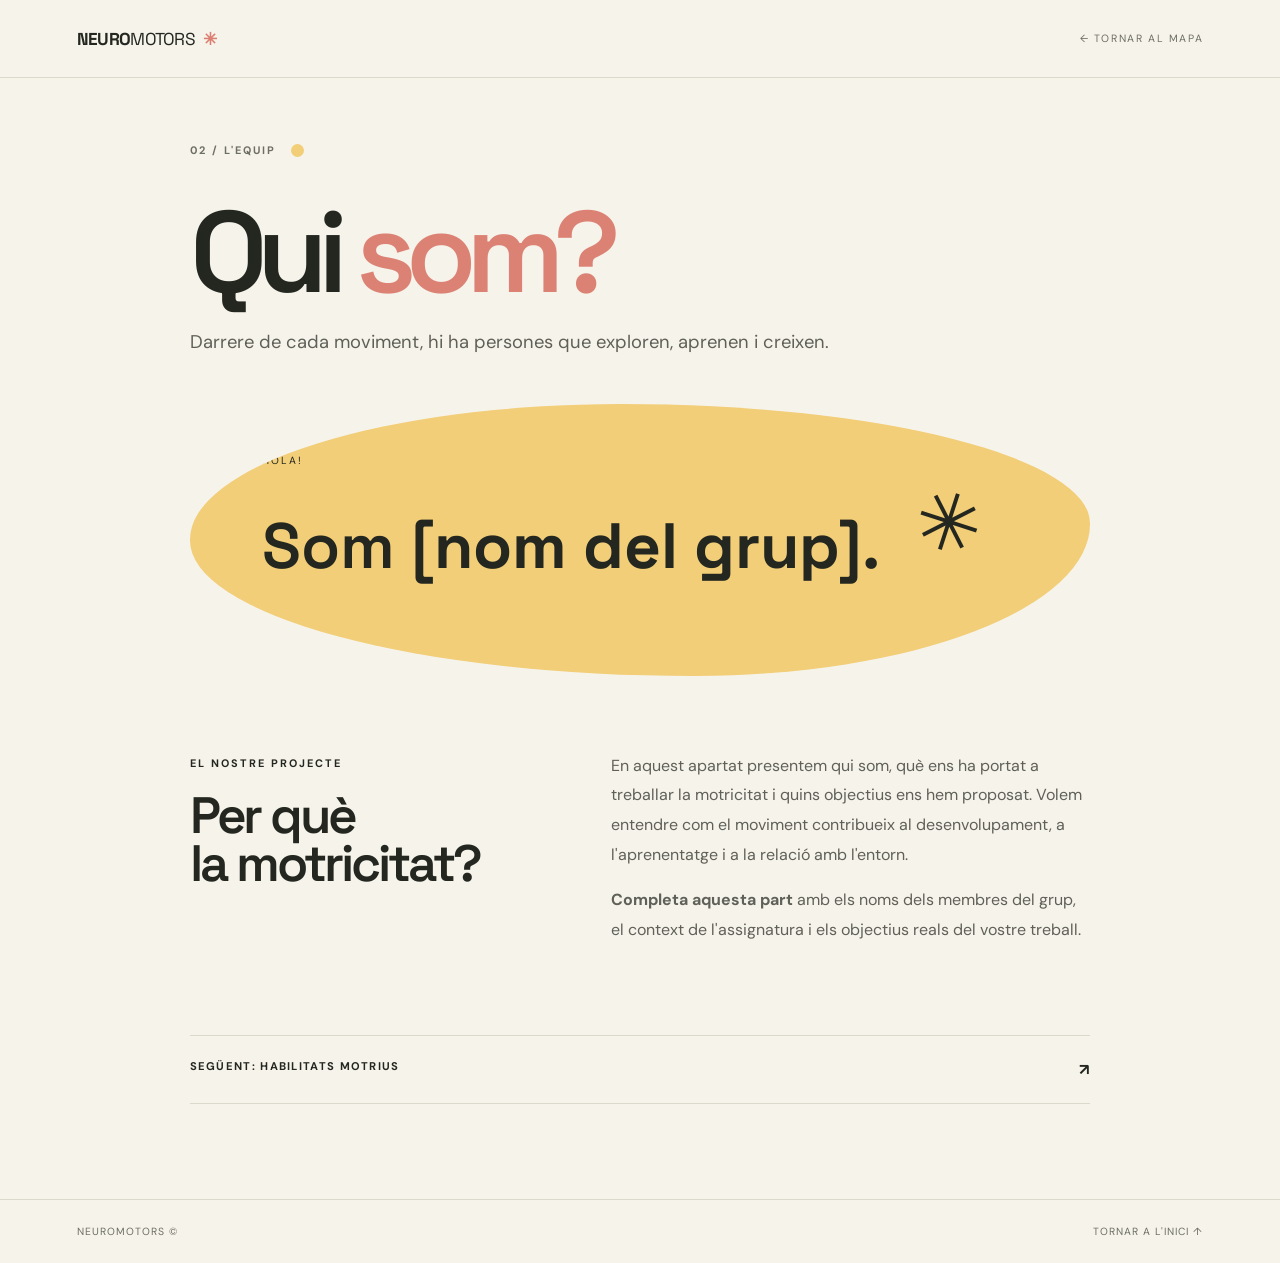
<file: qui-som.html>
<!doctype html>
<html lang="ca"><head><meta charset="utf-8"><meta name="viewport" content="width=device-width, initial-scale=1"><title>Qui som? — NEUROMOTORS</title><link rel="stylesheet" href="style.css"></head>
<body><header class="topbar"><a class="brand" href="index.html">NEURO<span>MOTORS</span><i>✳</i></a><a class="back-link" href="index.html">← TORNAR AL MAPA</a></header>
<main class="subpage">
  <div class="page-kicker"><span>02 / L'EQUIP</span><span class="kicker-dot dot-yellow"></span></div>
  <h1>Qui <em>som?</em></h1>
  <p class="lead">Darrere de cada moviment, hi ha persones que exploren, aprenen i creixen.</p>
  <div class="organic-panel panel-yellow"><span class="panel-number">HOLA!</span><p class="panel-quote">Som <strong>[nom del grup]</strong>.</p><span class="scribble">✳</span></div>
  <div class="two-columns"><div><span class="section-tag">EL NOSTRE PROJECTE</span><h2>Per què<br>la motricitat?</h2></div><div><p>En aquest apartat presentem qui som, què ens ha portat a treballar la motricitat i quins objectius ens hem proposat. Volem entendre com el moviment contribueix al desenvolupament, a l'aprenentatge i a la relació amb l'entorn.</p><p><strong>Completa aquesta part</strong> amb els noms dels membres del grup, el context de l'assignatura i els objectius reals del vostre treball.</p></div></div>
  <a class="next-page" href="habilitats.html">SEGÜENT: HABILITATS MOTRIUS <span>↗</span></a>
</main><footer><span>NEUROMOTORS ©</span><a href="index.html">TORNAR A L'INICI ↑</a></footer></body></html>
</file>
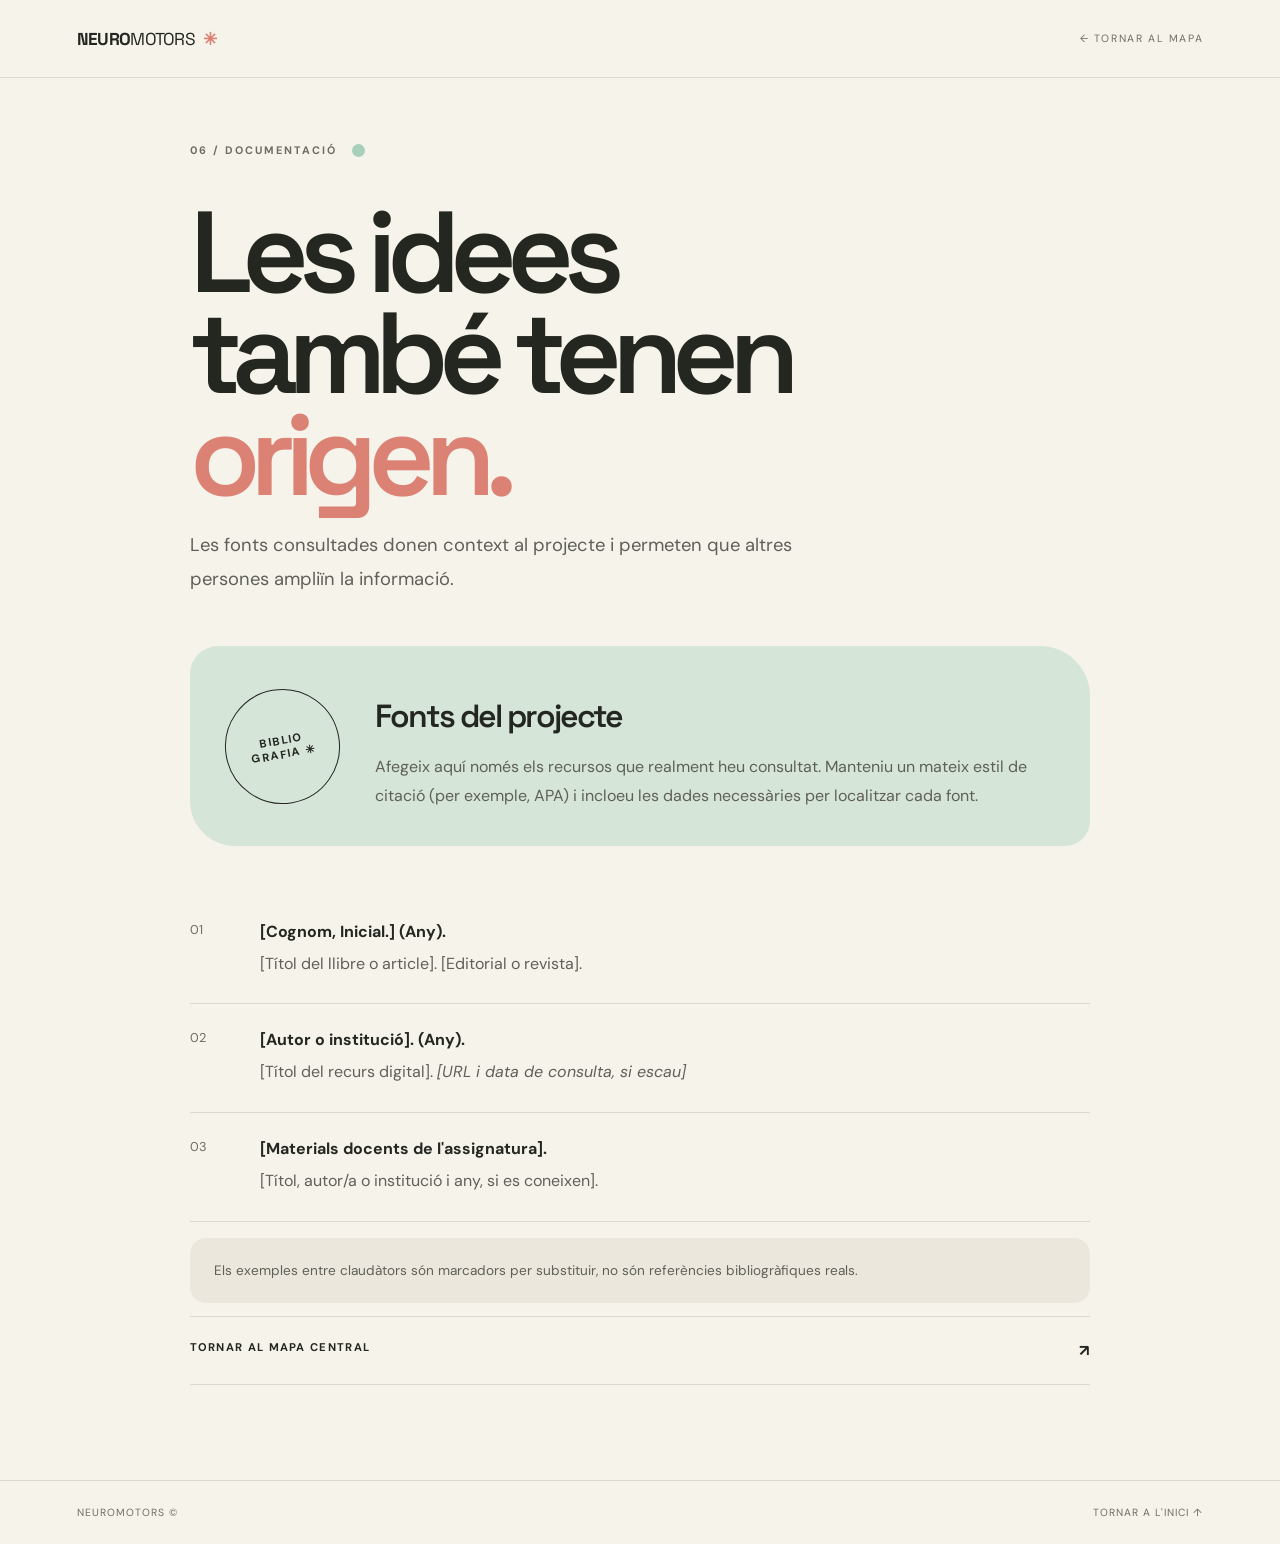
<file: referencies.html>
<!doctype html>
<html lang="ca"><head><meta charset="utf-8"><meta name="viewport" content="width=device-width, initial-scale=1"><title>Referències bibliogràfiques — NEUROMOTORS</title><link rel="stylesheet" href="style.css"></head>
<body><header class="topbar"><a class="brand" href="index.html">NEURO<span>MOTORS</span><i>✳</i></a><a class="back-link" href="index.html">← TORNAR AL MAPA</a></header>
<main class="subpage">
  <div class="page-kicker"><span>06 / DOCUMENTACIÓ</span><span class="kicker-dot dot-green"></span></div>
  <h1>Les idees<br>també tenen <em>origen.</em></h1>
  <p class="lead">Les fonts consultades donen context al projecte i permeten que altres persones ampliïn la informació.</p>
  <div class="refs-intro"><span class="ref-stamp">BIBLIO<br>GRAFIA ✳</span><div><h2>Fonts del projecte</h2><p>Afegeix aquí només els recursos que realment heu consultat. Manteniu un mateix estil de citació (per exemple, APA) i incloeu les dades necessàries per localitzar cada font.</p></div></div>
  <ol class="reference-list">
    <li><span class="ref-number">01</span><div><strong>[Cognom, Inicial.] (Any).</strong><p>[Títol del llibre o article]. [Editorial o revista].</p></div></li>
    <li><span class="ref-number">02</span><div><strong>[Autor o institució]. (Any).</strong><p>[Títol del recurs digital]. <em>[URL i data de consulta, si escau]</em></p></div></li>
    <li><span class="ref-number">03</span><div><strong>[Materials docents de l'assignatura].</strong><p>[Títol, autor/a o institució i any, si es coneixen].</p></div></li>
  </ol>
  <p class="note">Els exemples entre claudàtors són marcadors per substituir, no són referències bibliogràfiques reals.</p>
  <a class="next-page" href="index.html">TORNAR AL MAPA CENTRAL <span>↗</span></a>
</main><footer><span>NEUROMOTORS ©</span><a href="index.html">TORNAR A L'INICI ↑</a></footer></body></html>
</file>
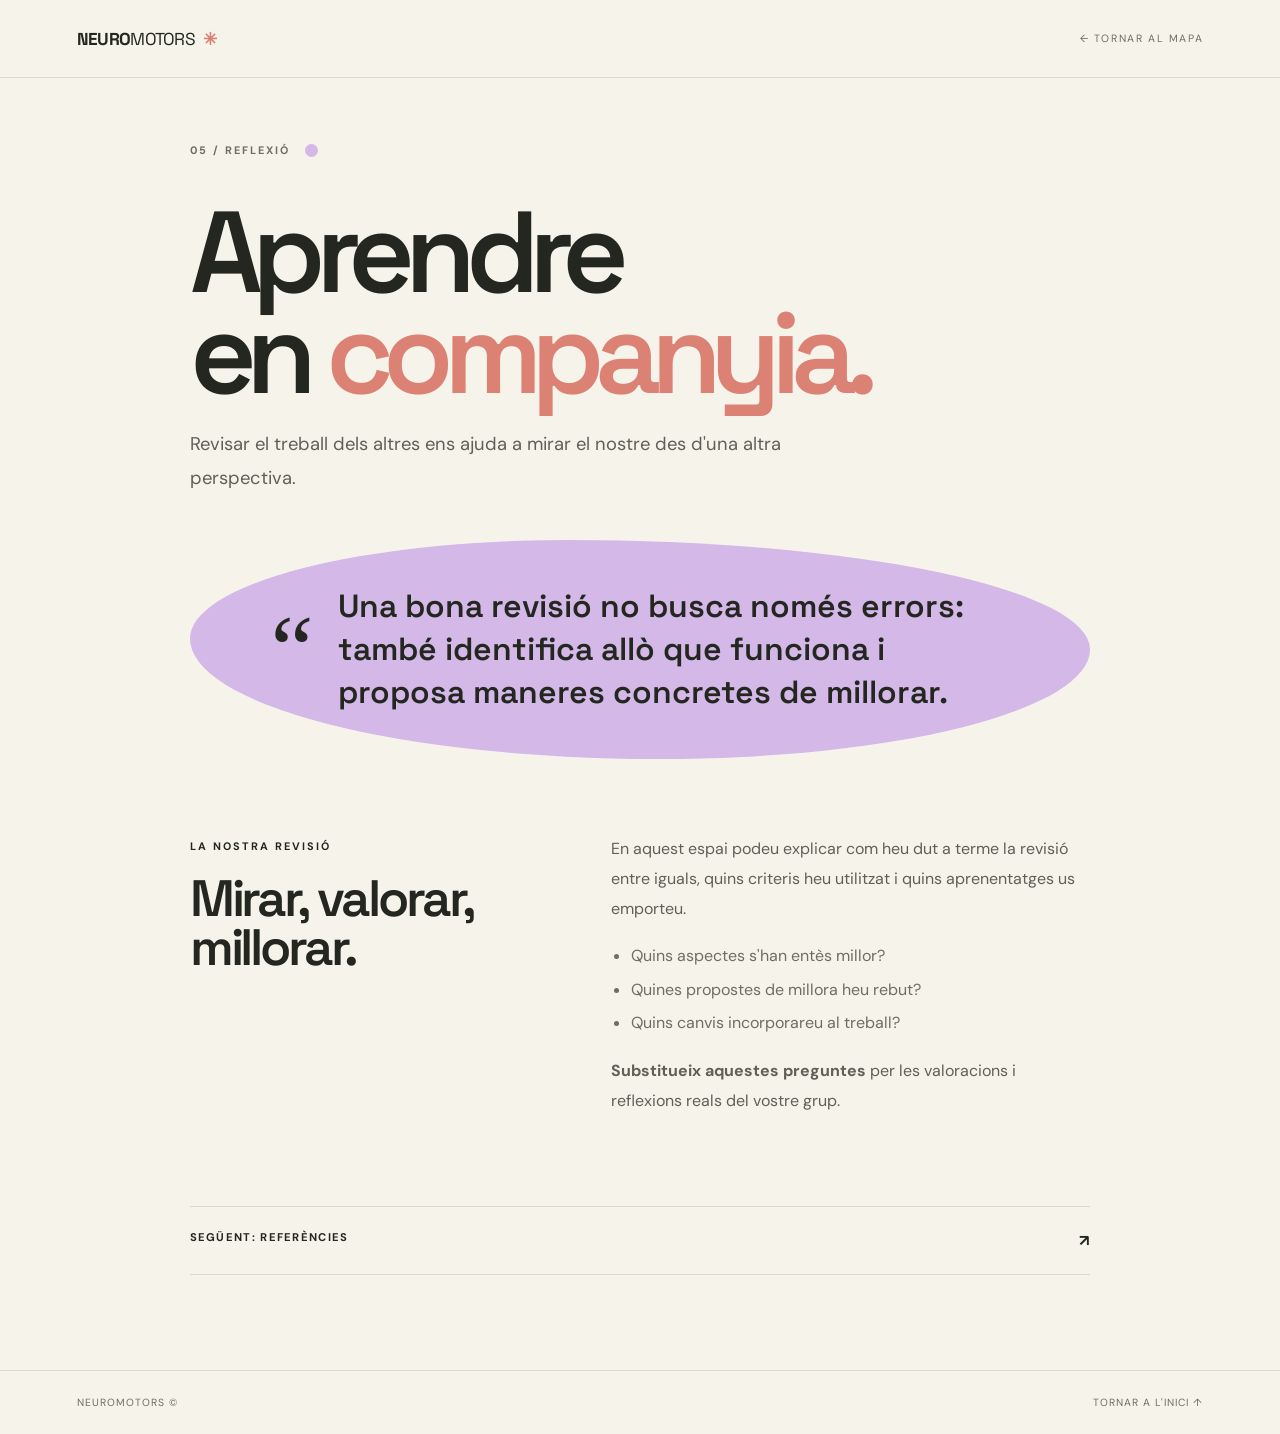
<file: revisio.html>
<!doctype html>
<html lang="ca"><head><meta charset="utf-8"><meta name="viewport" content="width=device-width, initial-scale=1"><title>Revisió entre iguals — NEUROMOTORS</title><link rel="stylesheet" href="style.css"></head>
<body><header class="topbar"><a class="brand" href="index.html">NEURO<span>MOTORS</span><i>✳</i></a><a class="back-link" href="index.html">← TORNAR AL MAPA</a></header>
<main class="subpage">
  <div class="page-kicker"><span>05 / REFLEXIÓ</span><span class="kicker-dot dot-lilac"></span></div>
  <h1>Aprendre<br>en <em>companyia.</em></h1>
  <p class="lead">Revisar el treball dels altres ens ajuda a mirar el nostre des d'una altra perspectiva.</p>
  <div class="reflection-note"><span class="big-quote">“</span><p>Una bona revisió no busca només errors: també identifica allò que funciona i proposa maneres concretes de millorar.</p></div>
  <div class="two-columns"><div><span class="section-tag">LA NOSTRA REVISIÓ</span><h2>Mirar, valorar,<br>millorar.</h2></div><div><p>En aquest espai podeu explicar com heu dut a terme la revisió entre iguals, quins criteris heu utilitzat i quins aprenentatges us emporteu.</p><ul class="check-list"><li>Quins aspectes s'han entès millor?</li><li>Quines propostes de millora heu rebut?</li><li>Quins canvis incorporareu al treball?</li></ul><p><strong>Substitueix aquestes preguntes</strong> per les valoracions i reflexions reals del vostre grup.</p></div></div>
  <a class="next-page" href="referencies.html">SEGÜENT: REFERÈNCIES <span>↗</span></a>
</main><footer><span>NEUROMOTORS ©</span><a href="index.html">TORNAR A L'INICI ↑</a></footer></body></html>
</file>
<file: style.css>
@import url('https://fonts.googleapis.com/css2?family=DM+Sans:wght@400;500;600;700&family=Space+Grotesk:wght@400;500;600;700&display=swap');
:root{--paper:#f6f3eb;--ink:#242720;--muted:#6d6e64;--line:#dcd8cc;--coral:#f2a198;--yellow:#f2ce78;--green:#a8cfb9;--blue:#a9c3ed;--lilac:#d3b8e8;--orange:#f0b27f}
*{box-sizing:border-box}html{scroll-behavior:smooth}body{margin:0;background:var(--paper);color:var(--ink);font-family:"DM Sans",sans-serif}a{color:inherit}.topbar{height:78px;padding:0 6vw;display:flex;align-items:center;justify-content:space-between;border-bottom:1px solid var(--line)}.brand{text-decoration:none;font:700 1.08rem "Space Grotesk",sans-serif;letter-spacing:-.7px}.brand span{font-weight:400}.brand i{font-style:normal;color:#dc7f70;margin-left:8px}.top-note,.back-link{font-size:.66rem;letter-spacing:1.6px;color:var(--muted);text-decoration:none}.hero{position:relative;padding:66px 6vw 54px;min-height:850px;overflow:hidden}.eyebrow,.section-tag,.page-kicker,.scroll-note{font-size:.68rem;letter-spacing:2px;font-weight:700}.eyebrow{text-align:center;color:var(--muted)}h1,h2,p{margin-top:0}.hero h1{text-align:center;font:600 clamp(4.3rem,10vw,8.7rem)/.82 "Space Grotesk",sans-serif;letter-spacing:-.095em;margin:27px 0}.hero h1 em,.subpage h1 em,.home-bottom h2 em{font-style:normal;color:#dc8274}.intro{max-width:430px;text-align:center;line-height:1.8;color:var(--muted);margin:26px auto}.scroll-note{text-align:center;margin:36px 0 0;color:var(--muted);font-size:.6rem}.scroll-note span{font-size:1rem;margin-left:8px}.orbit-map{position:relative;max-width:1000px;height:430px;margin:0 auto}.orbit{position:absolute;border:1px dashed #c8c4b8;border-radius:50%;left:50%;top:51%;transform:translate(-50%,-50%)}.orbit-a{width:330px;height:330px}.orbit-b{width:450px;height:450px;opacity:.5}.core{position:absolute;left:50%;top:51%;transform:translate(-50%,-50%);width:112px;height:112px;border-radius:46% 54% 48% 52%;background:var(--ink);color:white;display:grid;place-content:center;text-align:center;font-size:.69rem;line-height:1.5;letter-spacing:1px;z-index:1;rotate:-8deg}.core span{font-size:1.1rem}.bubble{position:absolute;width:145px;height:145px;border-radius:50%;display:flex;flex-direction:column;align-items:center;justify-content:center;text-align:center;text-decoration:none;padding:15px;transition:transform .25s ease,box-shadow .25s ease;animation:drift 6s ease-in-out infinite;z-index:2}.bubble small{font-size:.53rem;letter-spacing:1.2px;margin-bottom:9px}.bubble b{font:600 1rem/1.05 "Space Grotesk",sans-serif}.bubble>span{position:absolute;right:24px;bottom:17px;font-size:.9rem;opacity:0;transition:opacity .2s}.bubble:hover,.bubble:focus-visible{transform:scale(1.08) rotate(-5deg);box-shadow:0 15px 32px #2223;z-index:4;outline:2px solid var(--ink);outline-offset:3px}.bubble:hover>span,.bubble:focus-visible>span{opacity:1}.bubble-home{background:var(--coral);left:12%;top:0;border-radius:48% 52% 61% 39%;rotate:-7deg}.bubble-us{background:var(--yellow);right:12%;top:0;border-radius:57% 43% 45% 55%;animation-delay:-1s;rotate:5deg}.bubble-skills{background:var(--green);left:2%;bottom:4%;border-radius:41% 59% 55% 45%;animation-delay:-2s;rotate:4deg}.bubble-senses{background:var(--blue);right:1%;bottom:2%;border-radius:54% 46% 39% 61%;animation-delay:-3s;rotate:-5deg}.bubble-review{background:var(--lilac);left:37%;top:-8%;border-radius:46% 54% 57% 43%;animation-delay:-2.5s;rotate:4deg}.bubble-refs{background:var(--orange);left:43%;bottom:-8%;border-radius:58% 42% 47% 53%;animation-delay:-1.5s;rotate:-4deg}.hero-sticker{position:absolute;right:7%;top:190px;border:1px solid var(--ink);border-radius:48% 52% 42% 58%;padding:18px 15px;text-align:center;font-size:.57rem;line-height:1.6;letter-spacing:1px;transform:rotate(10deg)}.home-bottom{padding:75px 10vw;display:grid;grid-template-columns:1fr 1fr;gap:7vw;border-top:1px solid var(--line);align-items:center}.home-bottom h2{font:600 clamp(2.8rem,5vw,5rem)/.95 "Space Grotesk",sans-serif;letter-spacing:-.07em;margin:20px 0 0}.home-bottom>p,.subpage p{line-height:1.85;color:#5f6058}.home-bottom>p{max-width:500px}.subpage{max-width:1080px;margin:0 auto;padding:65px 7vw 95px}.page-kicker{display:flex;align-items:center;gap:15px;color:var(--muted)}.kicker-dot{width:13px;height:13px;border-radius:50%;display:inline-block}.dot-yellow{background:var(--yellow)}.dot-coral{background:var(--coral)}.dot-blue{background:var(--blue)}.dot-lilac{background:var(--lilac)}.dot-green{background:var(--green)}.subpage h1{font:600 clamp(3.8rem,9vw,7.2rem)/.88 "Space Grotesk",sans-serif;letter-spacing:-.09em;margin:45px 0 22px}.lead{font-size:1.15rem;max-width:650px;margin-bottom:45px}.organic-panel{position:relative;min-height:270px;padding:50px 8%;border-radius:48% 52% 44% 56%/50% 44% 56% 50%;display:flex;flex-direction:column;justify-content:center;overflow:hidden}.panel-yellow{background:var(--yellow)}.panel-number{font-size:.65rem;letter-spacing:2px}.panel-quote{font:600 clamp(2rem,5vw,4rem)/1.1 "Space Grotesk",sans-serif;color:var(--ink)!important;margin:20px 0!important}.scribble{position:absolute;right:12%;top:25%;font-size:5rem;transform:rotate(18deg)}.two-columns{display:grid;grid-template-columns:.8fr 1.2fr;gap:8vw;margin:75px 0}.two-columns h2,.refs-intro h2{font:600 clamp(2.2rem,4vw,3.6rem)/.95 "Space Grotesk",sans-serif;letter-spacing:-.06em;margin:20px 0}.next-page{display:flex;justify-content:space-between;gap:20px;border-top:1px solid var(--line);border-bottom:1px solid var(--line);padding:23px 0;text-decoration:none;font-size:.7rem;letter-spacing:1.3px;font-weight:700}.next-page span{font-size:1rem}.skill-grid{display:grid;grid-template-columns:repeat(2,minmax(0,1fr));gap:20px;margin:55px 0 30px}.skill-card{position:relative;min-height:300px;padding:30px;border-radius:28px 45px 25px 42px}.skill-coral{background:#f4c1b9}.skill-green{background:#c3ddca}.skill-blue{background:#c4d4f1}.skill-lilac{background:#e0ccef}.card-index{font-size:.7rem;letter-spacing:1px}.shape{height:80px;display:flex;align-items:center;justify-content:center;font:600 4.5rem "Space Grotesk",sans-serif}.shape-run{transform:rotate(-20deg)}.shape-ball{font-size:5rem}.shape-throw{transform:rotate(25deg)}.shape-balance{font-size:5rem}.skill-card h2{font:600 1.55rem "Space Grotesk",sans-serif;letter-spacing:-.04em;margin:10px 0}.skill-card p{font-size:.92rem;margin-bottom:0}.note{font-size:.85rem;background:#ebe7dc;padding:20px 24px;border-radius:16px}.sense-list{margin:55px 0}.sense-list article{display:grid;grid-template-columns:80px 1fr 35px;gap:20px;align-items:center;padding:24px 0;border-top:1px solid var(--line)}.sense-list article:last-child{border-bottom:1px solid var(--line)}.sense-symbol{width:66px;height:66px;border-radius:45% 55% 55% 45%;background:var(--green);display:grid;place-items:center;font-size:2rem}.sense-list article:nth-child(2) .sense-symbol{background:var(--blue)}.sense-list article:nth-child(3) .sense-symbol{background:var(--yellow)}.sense-list article:nth-child(4) .sense-symbol{background:var(--lilac)}.sense-list h2{font:600 1.35rem "Space Grotesk",sans-serif;margin:0 0 7px}.sense-list p{margin:0;font-size:.92rem}.sense-num{color:var(--muted);font-size:.75rem}.reflection-note{background:var(--lilac);border-radius:42% 58% 48% 52%/45% 50% 50% 55%;padding:45px 9%;display:flex;gap:25px;align-items:center;margin:45px 0}.big-quote{font:6rem Georgia,serif;line-height:.8}.reflection-note p{font:600 clamp(1.2rem,3vw,2rem)/1.35 "Space Grotesk",sans-serif;color:var(--ink);margin:0}.check-list{line-height:2.1;color:var(--muted);padding-left:20px}.refs-intro{display:flex;gap:35px;align-items:center;background:#d5e5d7;padding:35px;border-radius:28px 50px 25px 45px;margin:50px 0}.ref-stamp{flex-shrink:0;width:115px;height:115px;border:1px solid var(--ink);border-radius:50%;display:grid;place-content:center;text-align:center;font-size:.7rem;font-weight:700;letter-spacing:1.5px;transform:rotate(-10deg)}.refs-intro h2{font-size:2rem}.refs-intro p{margin:0}.reference-list{list-style:none;padding:0}.reference-list li{display:grid;grid-template-columns:50px 1fr;gap:20px;padding:25px 0;border-bottom:1px solid var(--line)}.ref-number{color:var(--muted);font-size:.8rem}.reference-list p{margin:7px 0 0}.reference-list strong{font-weight:700}footer{padding:25px 6vw;border-top:1px solid var(--line);display:flex;justify-content:space-between;gap:20px;font-size:.65rem;letter-spacing:1px;color:var(--muted)}footer a{text-decoration:none;color:inherit}
@keyframes drift{0%,100%{translate:0 0}50%{translate:0 -9px}}
@media(max-width:760px){.topbar{height:66px;padding:0 5vw}.top-note{display:none}.hero{padding:48px 4vw 35px;min-height:0}.hero h1{font-size:clamp(4rem,17vw,6rem)}.hero-sticker{display:none}.orbit-map{height:510px;margin-top:20px}.orbit-a{width:205px;height:205px}.orbit-b{width:280px;height:280px}.core{width:86px;height:86px;font-size:.55rem}.bubble{width:112px;height:112px;padding:8px}.bubble b{font-size:.78rem}.bubble small{font-size:.46rem;letter-spacing:.6px}.bubble-home{left:1%;top:0}.bubble-us{right:1%;top:0}.bubble-skills{left:0;bottom:8%}.bubble-senses{right:0;bottom:8%}.bubble-review{left:50%;top:31%;transform:translateX(-50%)}.bubble-review:hover{transform:translateX(-50%) scale(1.06)}.bubble-refs{left:50%;bottom:-1%;transform:translateX(-50%)}.bubble-refs:hover{transform:translateX(-50%) scale(1.06)}.home-bottom{grid-template-columns:1fr;padding:55px 7vw;gap:25px}.subpage{padding:45px 6vw 70px}.subpage h1{margin-top:35px}.two-columns{grid-template-columns:1fr;gap:15px;margin:50px 0}.skill-grid{grid-template-columns:1fr}.skill-card{min-height:260px}.sense-list article{grid-template-columns:55px 1fr 25px;gap:12px}.sense-symbol{width:50px;height:50px}.refs-intro{padding:25px;gap:20px;align-items:flex-start}.ref-stamp{width:80px;height:80px;font-size:.55rem}.refs-intro h2{font-size:1.6rem}footer{flex-wrap:wrap;font-size:.58rem}}
@media(prefers-reduced-motion:reduce){*,*::before,*::after{animation:none!important;scroll-behavior:auto!important;transition:none!important}}


.hm-video {
  width: 100%;
  max-width: 900px;
  margin: 1.5rem auto 0;
  aspect-ratio: 16 / 9;
  overflow: hidden;
  border-radius: 24px;
  background: #e9e3d8;
  box-shadow: 0 12px 30px rgba(35, 45, 38, 0.08);
}

.hm-video video {
  display: block;
  width: 100%;
  height: 100%;
  object-fit: contain;
}


/* Apartat 011 - Valoració de l'aplicació de la tasca */

.hm-valoracio-grid {
  display: grid;
  grid-template-columns: repeat(2, minmax(0, 1fr));
  gap: 20px;
  margin-top: 2rem;
}

.hm-valoracio-card {
  padding: 30px;
  border-radius: 30px;
}

.hm-valoracio-groc {
  background-color: #f4e8bd;
}

.hm-valoracio-blau {
  background-color: #d8eae7;
}

.hm-valoracio-card h3 {
  margin-top: 0;
  margin-bottom: 1.5rem;
}

.hm-valoracio-card h4 {
  margin-top: 1.5rem;
  margin-bottom: 0.7rem;
}

.hm-valoracio-card ul {
  padding-left: 1.5rem;
  line-height: 1.8;
}

.hm-valoracio-card .hm-video {
  width: 100%;
  aspect-ratio: 16 / 9;
  overflow: hidden;
  border-radius: 20px;
  background: #e9e3d8;
}

.hm-valoracio-card .hm-video video {
  display: block;
  width: 100%;
  height: 100%;
  object-fit: contain;
}

@media (max-width: 768px) {
  .hm-valoracio-grid {
    grid-template-columns: 1fr;
  }
}


/* FORZAR LOS RECTÁNGULOS DE COLORES DEL APARTADO 011 */

section.hm-valoracio .hm-valoracio-grid {
  display: grid !important;
  grid-template-columns: repeat(2, minmax(0, 1fr));
  gap: 20px;
  width: 100%;
  margin-top: 2rem;
}

section.hm-valoracio .hm-valoracio-card {
  display: block !important;
  padding: 30px !important;
  border-radius: 30px !important;
  min-width: 0;
  box-sizing: border-box;
}

section.hm-valoracio .hm-valoracio-card.hm-valoracio-groc {
  background: #f4e8bd !important;
}

section.hm-valoracio .hm-valoracio-card.hm-valoracio-blau {
  background: #d8eae7 !important;
}

@media (max-width: 768px) {
  section.hm-valoracio .hm-valoracio-grid {
    grid-template-columns: 1fr;
  }
}


/* Capacitats perceptiu-motrius */

.capacitats-grid {
  display: grid;
  grid-template-columns: repeat(3, minmax(0, 1fr));
  gap: 20px;
  margin-top: 2rem;
}

.capacitat-card {
  display: flex;
  flex-direction: column;
  justify-content: center;
  align-items: center;
  min-height: 170px;
  padding: 25px;
  border-radius: 28px;
  text-align: center;
  text-decoration: none;
  color: #263b36;
  transition: transform 0.2s ease, box-shadow 0.2s ease;
}

.capacitat-groc {
  background-color: #f4e8bd;
}

.capacitat-blau {
  background-color: #d8eae7;
}

.capacitat-card h3 {
  margin: 0 0 12px;
}

.capacitat-card span {
  font-size: 0.9rem;
}

.capacitat-card:hover {
  transform: translateY(-5px);
  box-shadow: 0 12px 25px rgba(35, 45, 38, 0.12);
}

@media (max-width: 768px) {
  .capacitats-grid {
    grid-template-columns: 1fr;
  }
}

/* CENTRADO REAL DE CAPACITATS */

body:has(.capacitats-perceptiu) {
  margin: 0;
  min-height: 100vh;
}

.capacitats-perceptiu {
  position: relative !important;
  top: auto !important;
  left: auto !important;
  width: 100% !important;
  min-height: 100vh !important;
  height: 100vh !important;
  margin: 0 !important;
  padding: 0 30px !important;
  box-sizing: border-box !important;

  display: flex !important;
  flex-direction: column !important;
  justify-content: center !important;
  align-items: center !important;
}

.capacitats-perceptiu h2 {
  text-align: center !important;
  margin: 0 0 40px !important;
}

.capacitats-perceptiu .capacitats-grid {
  width: 100% !important;
  max-width: 1100px !important;
  margin: 0 auto !important;
  display: grid !important;
  grid-template-columns: repeat(3, 1fr) !important;
  gap: 25px !important;
}

.capacitats-perceptiu .capacitat-card {
  min-height: 200px !important;
}

@media (max-width: 768px) {
  .capacitats-perceptiu {
    height: auto !important;
    min-height: 100vh !important;
    padding: 50px 20px !important;
  }

  .capacitats-perceptiu .capacitats-grid {
    grid-template-columns: 1fr !important;
  }
}

/* =================================
   PÀGINA D'EQUILIBRI
================================= */

.equilibri-page {
  max-width: 1200px;
  margin: 0 auto;
  padding: 50px 30px;
  color: #263b36;
}

.equilibri-page h1 {
  text-align: center;
  margin-bottom: 55px;
}

.eq-section {
  margin-bottom: 65px;
  scroll-margin-top: 30px;
}

.eq-section > h2 {
  margin-bottom: 25px;
}

.eq-grid {
  display: grid;
  grid-template-columns: repeat(2, minmax(0, 1fr));
  gap: 20px;
}

.eq-card {
  padding: 30px;
  border-radius: 28px;
  box-sizing: border-box;
  min-width: 0;
}

.eq-yellow {
  background-color: #f4e8bd;
}

.eq-blue {
  background-color: #d8eae7;
}

.eq-card h3 {
  margin-top: 0;
  margin-bottom: 15px;
}

.eq-card h3:not(:first-child) {
  margin-top: 25px;
}

.eq-card p,
.eq-card li {
  line-height: 1.8;
}

.eq-card ul {
  padding-left: 22px;
}

.eq-full {
  width: 100%;
  margin-bottom: 20px;
}

.eq-video {
  width: 100%;
  max-width: 950px;
  aspect-ratio: 16 / 9;
  margin: 20px auto 0;
  overflow: hidden;
  border-radius: 20px;
  background: #e9e3d8;
}

.eq-video video {
  width: 100%;
  height: 100%;
  display: block;
  object-fit: contain;
}

.eq-image {
  display: block;
  width: 100%;
  max-width: 850px;
  height: auto;
  margin: 20px auto;
  border-radius: 18px;
}

.eq-back {
  text-align: center;
  margin: 50px 0 20px;
}

.eq-back a {
  color: #263b36;
  text-decoration: none;
  font-weight: 600;
}

/* PORTADA INICIAL - EQUILIBRI */

.eq-hero {
  max-width: 1200px;
  margin: 35px auto 75px;
  padding: 65px 55px;
  box-sizing: border-box;
  border-radius: 35px;
  background: linear-gradient(135deg, #d8eae7 0%, #c9e0dc 100%);
  overflow: hidden;
}

.eq-hero-content {
  max-width: 850px;
}

.eq-eyebrow {
  display: inline-block;
  background: #f4e8bd;
  color: #263b36;
  padding: 9px 17px;
  border-radius: 30px;
  font-size: 0.78rem;
  font-weight: 700;
  letter-spacing: 1.5px;
  margin-bottom: 25px;
}

.eq-hero h1 {
  color: #263b36;
  font-size: clamp(3rem, 8vw, 5.5rem);
  line-height: 1;
  margin: 0 0 15px;
  letter-spacing: -2px;
}

.eq-hero h2 {
  color: #344b44;
  font-size: clamp(1.5rem, 3vw, 2.2rem);
  margin: 0 0 18px;
}

.eq-hero-description {
  color: #344b44;
  font-size: 1.15rem;
  line-height: 1.7;
  max-width: 650px;
  margin-bottom: 35px;
}

.eq-hero-info {
  display: flex;
  flex-wrap: wrap;
  gap: 15px;
}

.eq-hero-item {
  background: #f4e8bd;
  padding: 17px 23px;
  border-radius: 18px;
  min-width: 125px;
  display: flex;
  flex-direction: column;
  gap: 7px;
}

.eq-hero-item span {
  font-size: 0.72rem;
  font-weight: 700;
  letter-spacing: 1px;
  color: #52635c;
}

.eq-hero-item strong {
  color: #263b36;
  font-size: 1.15rem;
}

@media (max-width: 768px) {
  .eq-hero {
    margin: 20px 15px 50px;
    padding: 40px 25px;
    border-radius: 25px;
  }

  .eq-hero-info {
    display: grid;
    grid-template-columns: repeat(2, minmax(0, 1fr));
  }

  .eq-hero-item {
    min-width: 0;
  }
}

.eq-back a:hover {
  text-decoration: underline;
}

@media (max-width: 768px) {
  .equilibri-page {
    padding: 35px 18px;
  }

  .eq-grid {
    grid-template-columns: 1fr;
  }

  .eq-card {
    padding: 23px;
  }

  .eq-section {
    margin-bottom: 45px;
  }
}
/* Redimensionar la representació gràfica d'Equilibri */

.equilibri-page .eq-image {
  display: block;
  width: 65%;
  max-width: 550px;
  height: auto;
  margin: 25px auto;
  border-radius: 18px;
}
</file>
